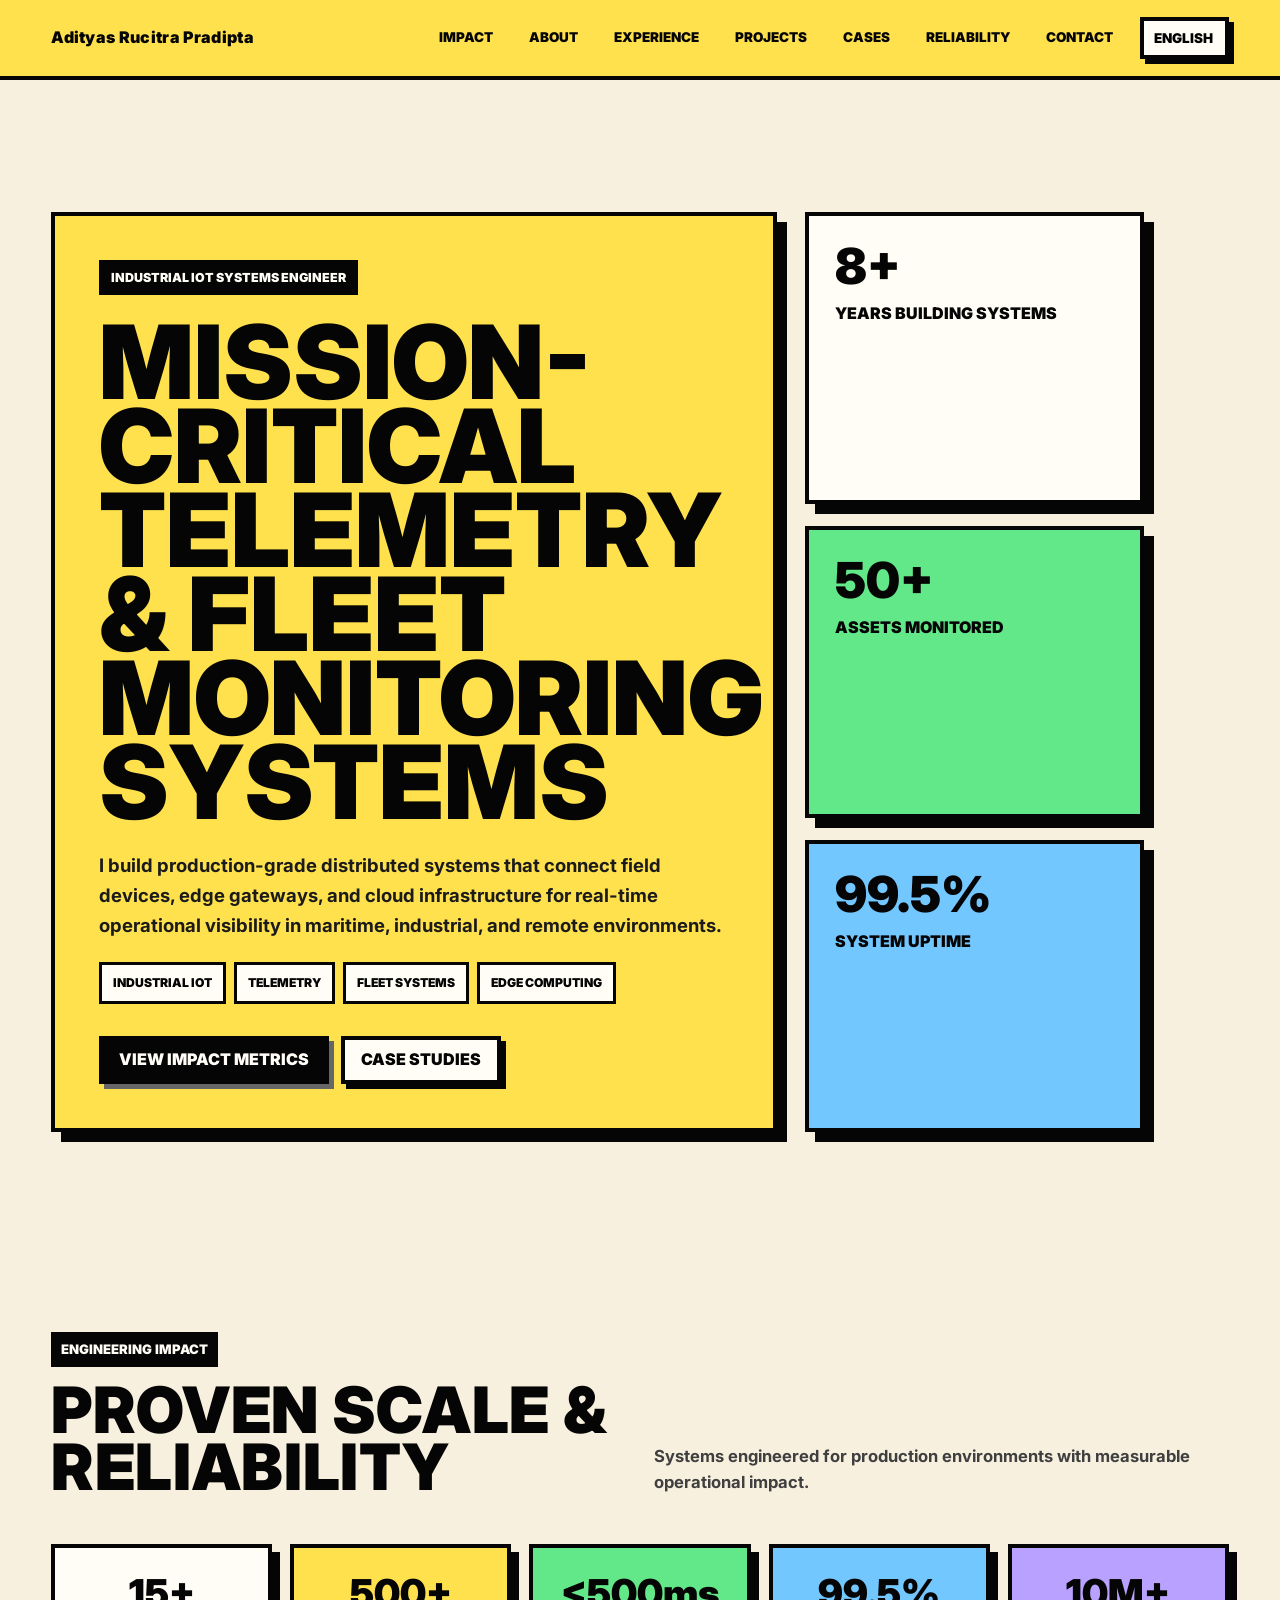
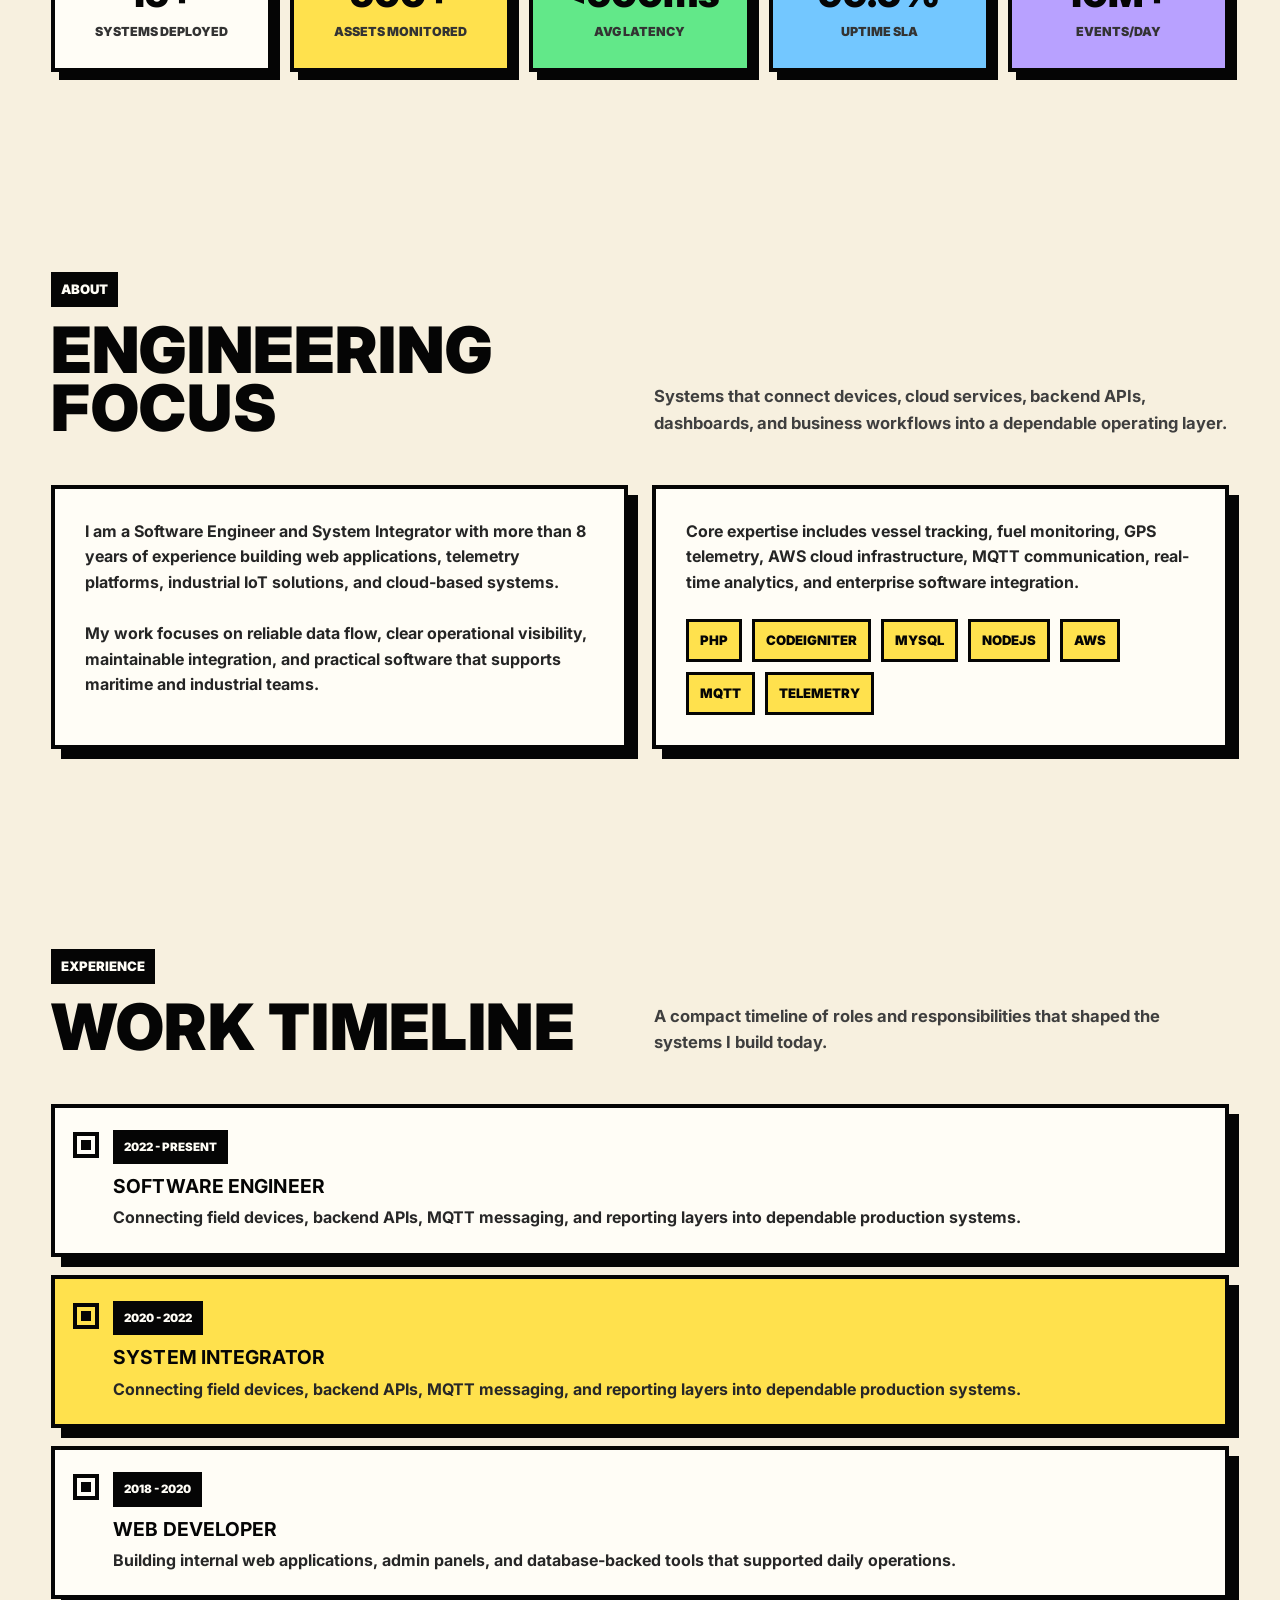
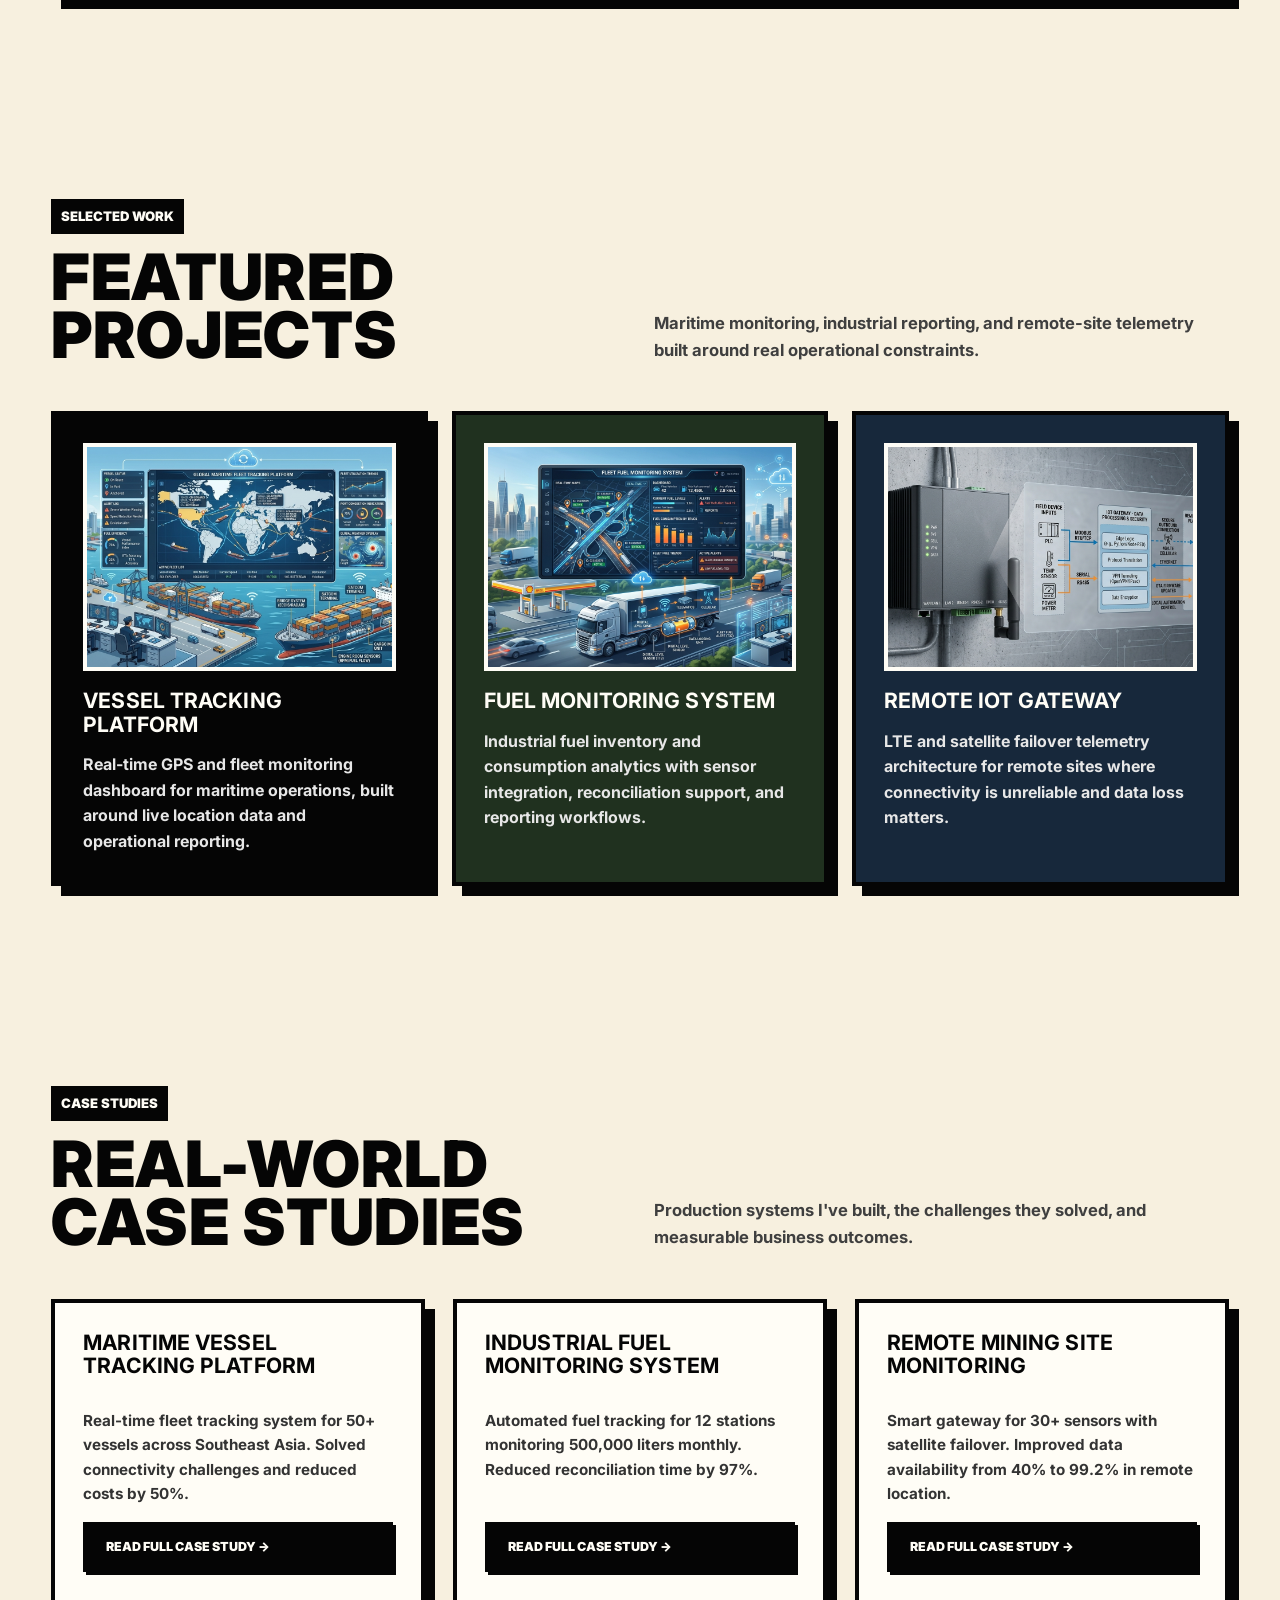
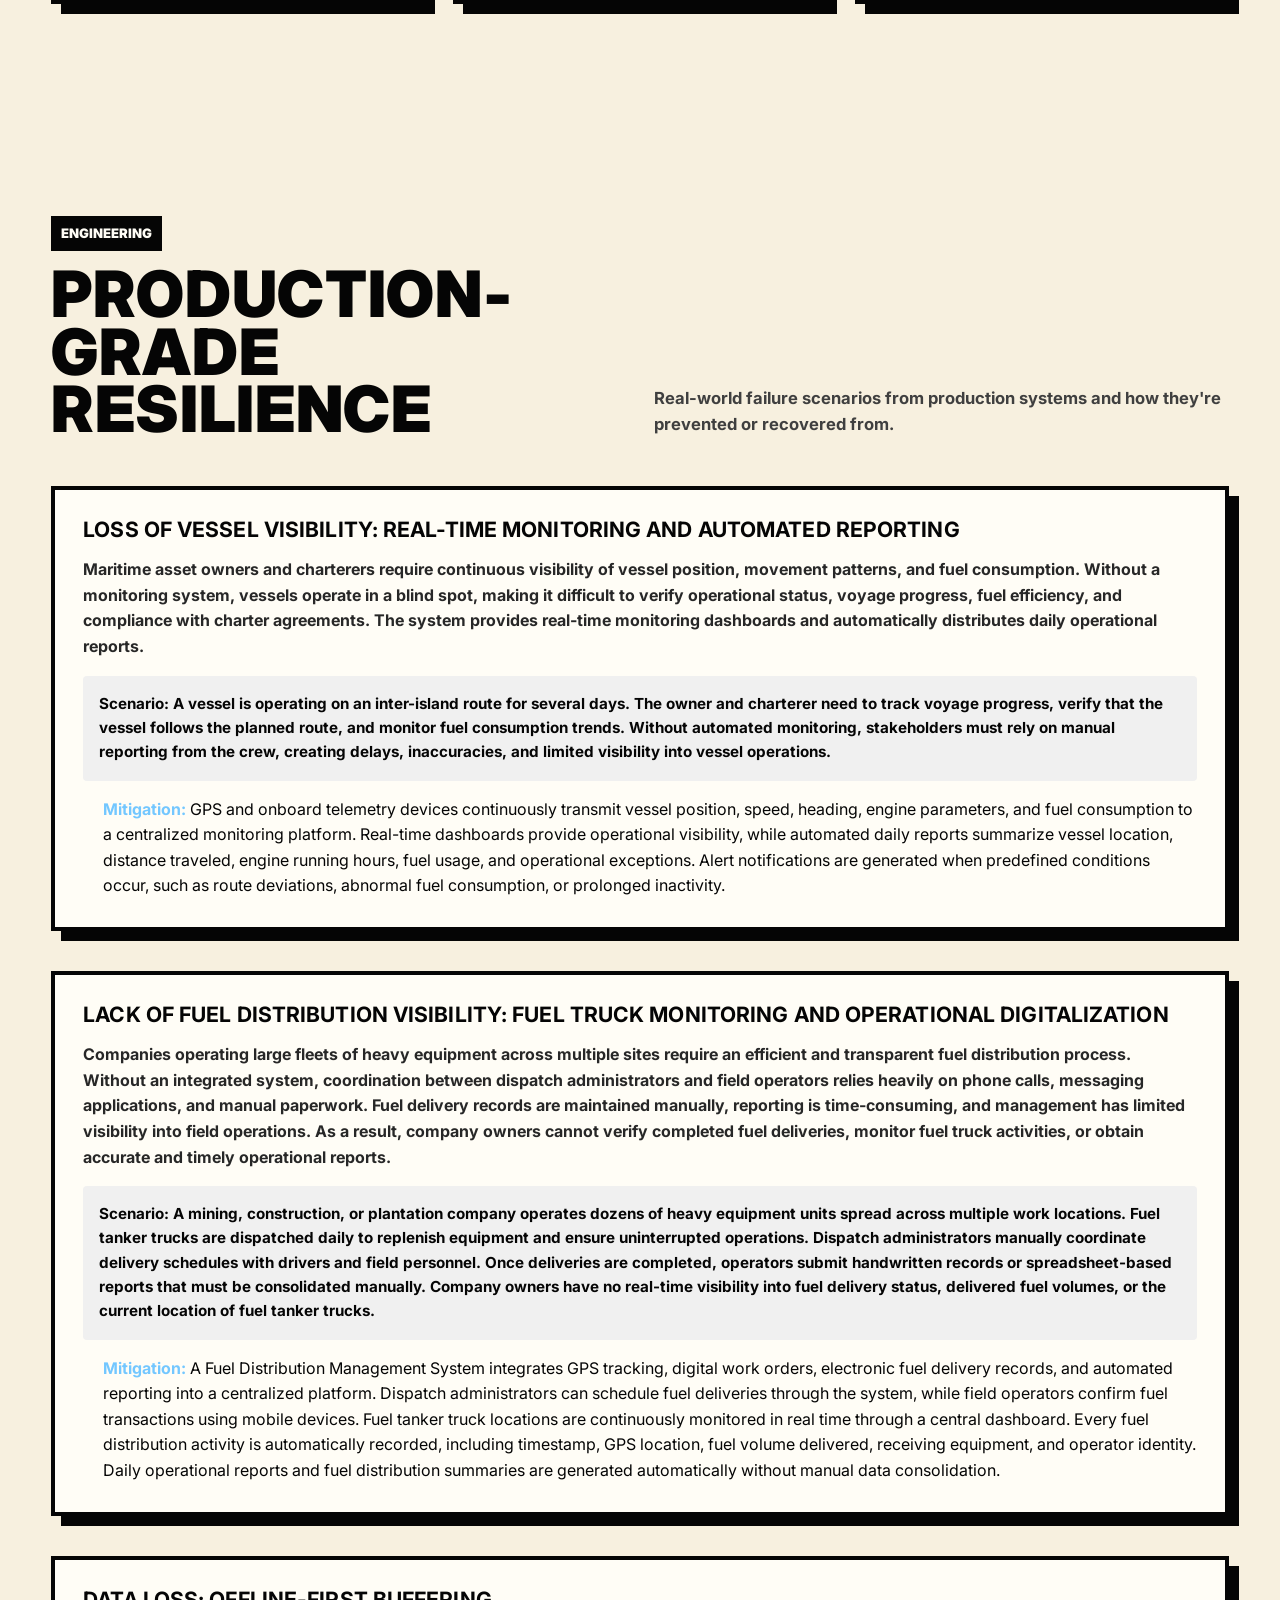
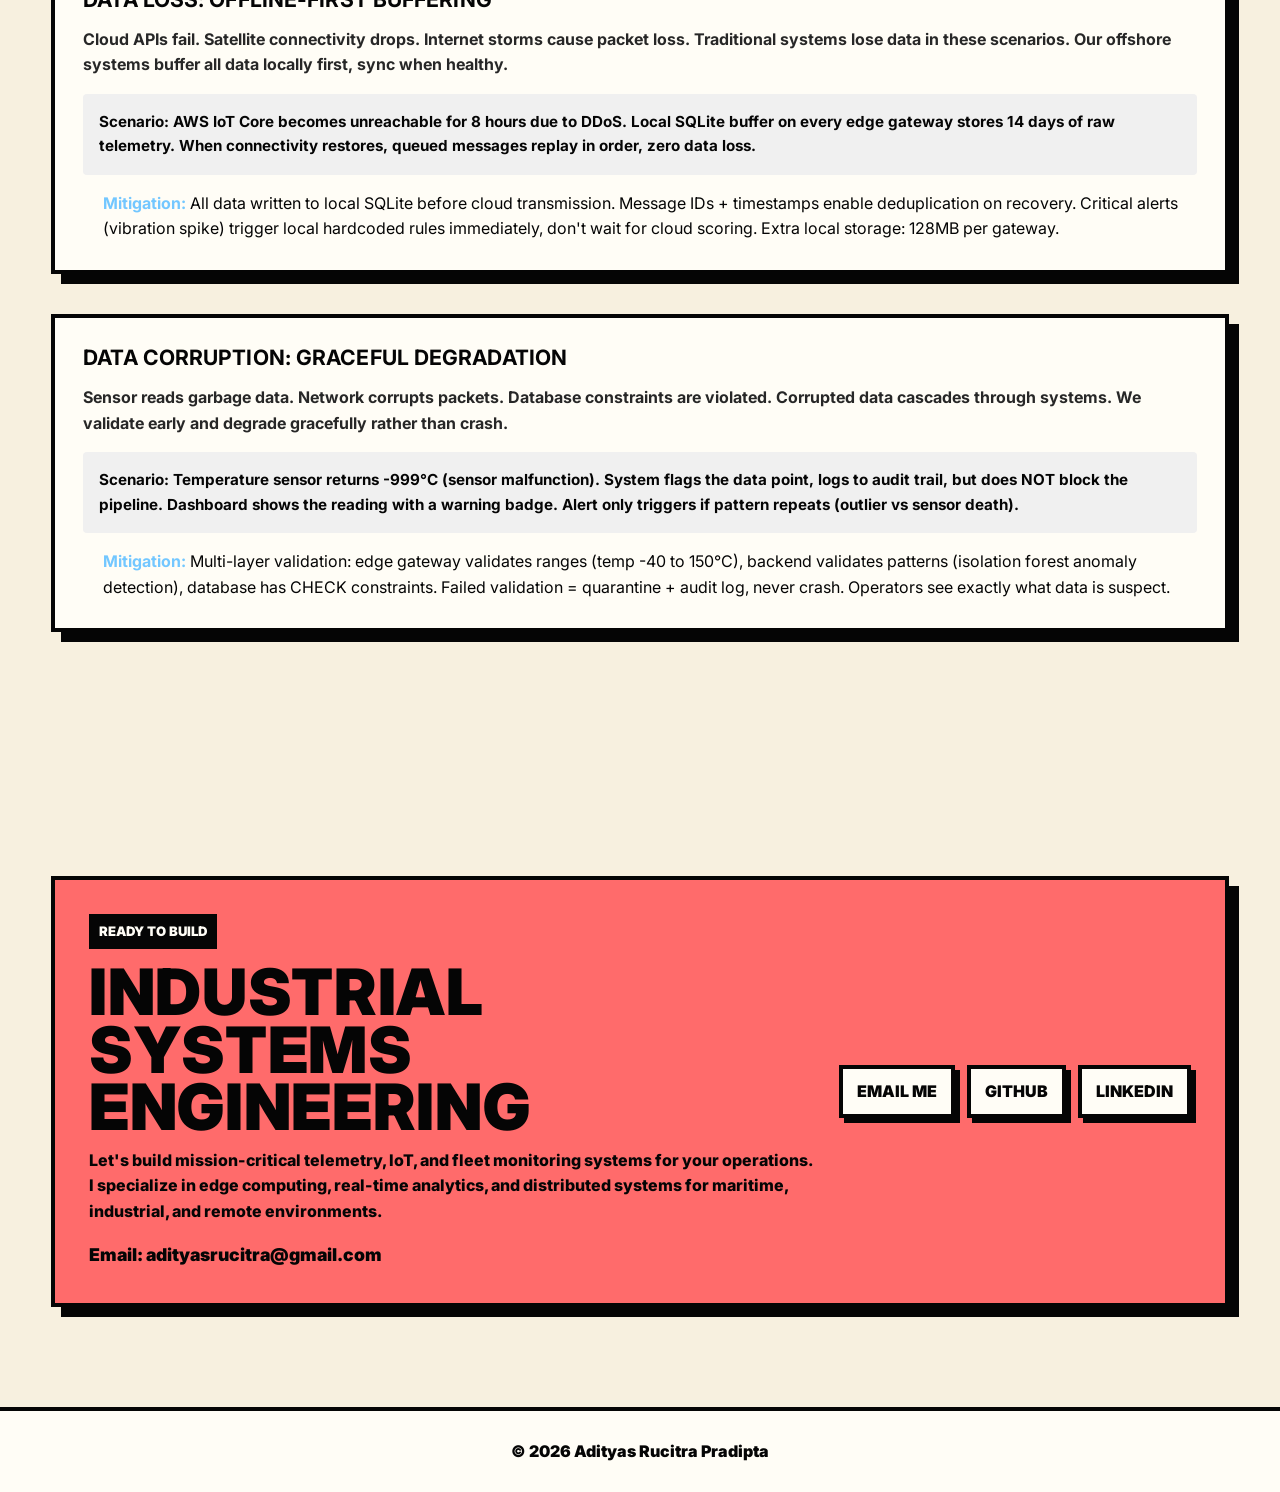
<file: index.html>
<!DOCTYPE html>
<html lang="en">
<head>
  <meta charset="UTF-8">
  <meta name="viewport" content="width=device-width, initial-scale=1.0, viewport-fit=cover">
  <title>Adityas Rucitra Pradipta | Software Engineer</title>
  <meta name="description" content="Software Engineer and System Integrator building telemetry, IoT, vessel monitoring, cloud infrastructure, and industrial automation systems.">
  <meta property="og:title" content="Adityas Rucitra Pradipta | Software Engineer">
  <meta property="og:description" content="Software Engineer and System Integrator building telemetry, IoT, vessel monitoring, cloud infrastructure, and industrial automation systems.">
  <link rel="preconnect" href="https://fonts.googleapis.com">
  <link rel="preconnect" href="https://fonts.gstatic.com" crossorigin>
  <link href="https://fonts.googleapis.com/css2?family=Inter:wght@500;700;800;900&display=swap" rel="stylesheet">
  <link rel="stylesheet" href="assets/css/styles.css">
</head>
<body>
  <nav class="nav" aria-label="Primary navigation" data-i18n-aria-label="navAria">
    <div class="container">
      <a class="brand" href="#">Adityas Rucitra Pradipta</a>
      <div class="nav-actions">        
        <div class="nav-links">
          <a href="#impact" data-i18n="navImpact">Impact</a>
          <a href="#about" data-i18n="navAbout">About</a>
          <a href="#experience" data-i18n="navExperience">Experience</a>
          <a href="#projects" data-i18n="navProjects">Projects</a>
          <a href="#cases" data-i18n="navCases">Cases</a>
          <a href="#reliability" data-i18n="navReliability">Reliability</a>
          <a href="#contact" data-i18n="navContact">Contact</a>
        </div>
        <select class="locale-select" id="localeSelect" aria-label="Select language" data-i18n-aria-label="localeSelect">
          <option value="en">English</option>
          <option value="id">Bahasa</option>
        </select>
      </div>
    </div>
  </nav>

  <main>
    <section class="hero">
      <div class="container">
        <div class="hero-grid">
          <div class="hero-main neo">
            <div>
              <p class="eyebrow" data-i18n="heroEyebrow">Industrial IoT Systems Engineer</p>
              <h1>Mission-Critical Telemetry & Fleet Monitoring Systems</h1>
              <p class="lead" data-i18n="heroLead">I build production-grade distributed systems that connect field devices, edge gateways, and cloud infrastructure for real-time operational visibility in maritime, industrial, and remote environments.</p>
              <div class="hero-tags" style="margin-top:22px;display:flex;flex-wrap:wrap;gap:8px;">
                <span class="hero-tag" data-i18n="tagIoT">Industrial IoT</span>
                <span class="hero-tag" data-i18n="tagTelemetry">Telemetry</span>
                <span class="hero-tag" data-i18n="tagFleet">Fleet Systems</span>
                <span class="hero-tag" data-i18n="tagEdge">Edge Computing</span>
              </div>
            </div>
            <div class="actions">
              <a class="button dark" href="#impact" data-i18n="heroCta">View Impact Metrics</a>
              <a class="button" href="#cases" data-i18n="heroWork">Case Studies</a>
            </div>
          </div>
          <aside class="hero-side" aria-label="Professional highlights" data-i18n-aria-label="highlightsAria">
            <div class="stat neo"><strong>8+</strong><span data-i18n="statExperience">Years Building Systems</span></div>
            <div class="stat neo"><strong>50+</strong><span data-i18n="statDevices">Assets Monitored</span></div>
            <div class="stat neo"><strong>99.5%</strong><span data-i18n="statUptime">System Uptime</span></div>
          </aside>
        </div>
      </div>
    </section>

    <section id="impact">
      <div class="container">
        <div class="title-row">
          <div><span class="label" data-i18n="impactLabel">Engineering Impact</span><h2 class="title" data-i18n="impactTitle">Proven Scale & Reliability</h2></div>
          <p class="section-copy" data-i18n="impactIntro">Systems engineered for production environments with measurable operational impact.</p>
        </div>
        <div class="impact-metrics">
          <div class="metric-card neo">
            <span class="metric-value" data-i18n="metricSystems">15+</span>
            <span class="metric-label" data-i18n="metricSystemsLabel">Systems Deployed</span>
          </div>
          <div class="metric-card neo">
            <span class="metric-value" data-i18n="metricAssets">500+</span>
            <span class="metric-label" data-i18n="metricAssetsLabel">Assets Monitored</span>
          </div>
          <div class="metric-card neo">
            <span class="metric-value" data-i18n="metricLatency">&lt;500ms</span>
            <span class="metric-label" data-i18n="metricLatencyLabel">Avg Latency</span>
          </div>
          <div class="metric-card neo">
            <span class="metric-value" data-i18n="metricUptime">99.5%</span>
            <span class="metric-label" data-i18n="metricUptimeLabel">Uptime SLA</span>
          </div>
          <div class="metric-card neo">
            <span class="metric-value" data-i18n="metricThroughput">10M+</span>
            <span class="metric-label" data-i18n="metricThroughputLabel">Events/Day</span>
          </div>
        </div>
      </div>
    </section>

    <section id="about">
      <div class="container">
        <div class="title-row">
          <div><span class="label" data-i18n="aboutLabel">About</span><h2 class="title" data-i18n="aboutTitle">Engineering Focus</h2></div>
          <p class="section-copy" data-i18n="aboutIntro">Systems that connect devices, cloud services, backend APIs, dashboards, and business workflows into a dependable operating layer.</p>
        </div>
        <div class="about-grid">
          <div class="card neo">
            <p data-i18n="aboutP1">I am a Software Engineer and System Integrator with more than 8 years of experience building web applications, telemetry platforms, industrial IoT solutions, and cloud-based systems.</p>
            <br>
            <p data-i18n="aboutP2">My work focuses on reliable data flow, clear operational visibility, maintainable integration, and practical software that supports maritime and industrial teams.</p>
          </div>
          <div class="card neo">
            <p data-i18n="aboutP3">Core expertise includes vessel tracking, fuel monitoring, GPS telemetry, AWS cloud infrastructure, MQTT communication, real-time analytics, and enterprise software integration.</p>
            <div class="tags">
              <span class="tag">PHP</span><span class="tag">CodeIgniter</span><span class="tag">MySQL</span><span class="tag">NodeJS</span><span class="tag">AWS</span><span class="tag">MQTT</span><span class="tag">Telemetry</span>
            </div>
          </div>
        </div>
      </div>
    </section>

    <section id="experience">
      <div class="container">
        <div class="title-row">
          <div><span class="label" data-i18n="experienceLabel">Experience</span><h2 class="title" data-i18n="experienceTitle">Work Timeline</h2></div>
          <p class="section-copy" data-i18n="experienceIntro">A compact timeline of roles and responsibilities that shaped the systems I build today.</p>
        </div>
        <div class="timeline">
          <article class="timeline-item neo">
            <div class="timeline-marker" aria-hidden="true"></div>
            <div>
              <span class="timeline-meta" data-i18n="timeline3Meta">2023 - Present</span>
              <h3 data-i18n="timeline4Title">Software Engineer</h3>
              <p data-i18n="timeline3Body">Building telemetry platforms, industrial dashboards, cloud services, and workflow automation for operational teams.</p>
            </div>
          </article>
          <article class="timeline-item neo">
            <div class="timeline-marker" aria-hidden="true"></div>
            <div>
              <span class="timeline-meta" data-i18n="timeline2Meta">2020 - 2022</span>
              <h3 data-i18n="timeline3Title">System Integrator</h3>
              <p data-i18n="timeline3Body">Connecting field devices, backend APIs, MQTT messaging, and reporting layers into dependable production systems.</p>
            </div>
          </article>
          <article class="timeline-item neo">
            <div class="timeline-marker" aria-hidden="true"></div>
            <div>
              <span class="timeline-meta" data-i18n="timeline1Meta">2018 - 2020</span>
              <h3 data-i18n="timeline1Title">Web Developer</h3>
              <p data-i18n="timeline1Body">Building internal web applications, admin panels, and database-backed tools that supported daily operations.</p>
            </div>
          </article>
        </div>
      </div>
    </section>

    <section id="projects">
      <div class="container">
        <div class="title-row">
          <div><span class="label" data-i18n="projectsLabel">Selected Work</span><h2 class="title" data-i18n="projectsTitle">Featured Projects</h2></div>
          <p class="section-copy" data-i18n="projectsIntro">Maritime monitoring, industrial reporting, and remote-site telemetry built around real operational constraints.</p>
        </div>
        <div class="grid">
          <article class="project neo">
            <div class="project-media">
              <a href="assets/images/project-1.png" target="_blank" rel="noopener">
                <img src="assets/images/project-1.png" alt="Screenshot of Vessel Tracking Platform">
              </a>
            </div>
            <h3 data-i18n="project1Title">Vessel Tracking Platform</h3><p data-i18n="project1Body">Real-time GPS and fleet monitoring dashboard for maritime operations, built around live location data and operational reporting.</p>
          </article>
          <article class="project neo">
            <div class="project-media">
              <a href="assets/images/project-2.png" target="_blank" rel="noopener">
                <img src="assets/images/project-2.png" alt="Screenshot of Fuel Monitoring System">
              </a>
            </div>
            <h3 data-i18n="project2Title">Fuel Monitoring System</h3><p data-i18n="project2Body">Industrial fuel inventory and consumption analytics with sensor integration, reconciliation support, and reporting workflows.</p>
          </article>
          <article class="project neo">
            <div class="project-media">
              <a href="assets/images/project-3.png" target="_blank" rel="noopener">
                <img src="assets/images/project-3.png" alt="Screenshot of Remote IoT Gateway">
              </a>
            </div>
            <h3 data-i18n="project3Title">Remote IoT Gateway</h3><p data-i18n="project3Body">LTE and satellite failover telemetry architecture for remote sites where connectivity is unreliable and data loss matters.</p>
          </article>
        </div>
      </div>
    </section>

    <section id="cases">
      <div class="container">
        <div class="title-row">
          <div><span class="label" data-i18n="casesLabel">Case Studies</span><h2 class="title" data-i18n="casesTitle">Real-World Case Studies</h2></div>
          <p class="section-copy" data-i18n="casesIntro">Production systems I've built, the challenges they solved, and measurable business outcomes.</p>
        </div>
        <div style="display:grid;grid-template-columns:repeat(auto-fit,minmax(320px,1fr));gap:28px;">
          <article class="case neo case-card" onclick="openCaseModal('case1')">
            <h3 data-i18n="case1Title">Maritime Vessel Tracking Platform</h3>
            <p class="case-brief" data-i18n="case1Brief">Real-time fleet tracking system for 50+ vessels across Southeast Asia. Solved connectivity challenges and reduced costs by 50%.</p>
            <span class="read-more" data-i18n="readMore">Read Full Case Study →</span>
          </article>

          <article class="case neo case-card" onclick="openCaseModal('case2')">
            <h3 data-i18n="case2Title">Industrial Fuel Monitoring System</h3>
            <p class="case-brief" data-i18n="case2Brief">Automated fuel tracking for 12 stations monitoring 500,000 liters monthly. Reduced reconciliation time by 97%.</p>
            <span class="read-more" data-i18n="readMore">Read Full Case Study →</span>
          </article>

          <article class="case neo case-card" onclick="openCaseModal('case3')">
            <h3 data-i18n="case3Title">Remote Mining Site Monitoring</h3>
            <p class="case-brief" data-i18n="case3Brief">Smart gateway for 30+ sensors with satellite failover. Improved data availability from 40% to 99.2% in remote location.</p>
            <span class="read-more" data-i18n="readMore">Read Full Case Study →</span>
          </article>
        </div>

        <!-- Modal Structure -->
        <div id="caseModal" class="modal-overlay" onclick="closeCaseModal(event)">
          <div class="modal-content" onclick="event.stopPropagation()">
            <div class="modal-header">
              <h2 id="modalTitle">Case Study Title</h2>
              <button class="modal-close" onclick="closeCaseModal()" aria-label="Close modal">×</button>
            </div>
            <div class="modal-body" id="modalBody">
              <!-- Content populated by JavaScript -->
            </div>
          </div>
        </div>
      </div>
    </section>

    <section id="reliability">
      <div class="container">
        <div class="title-row">
          <div><span class="label" data-i18n="reliabilityLabel">Engineering</span><h2 class="title" data-i18n="reliabilityTitle">Production-Grade Resilience</h2></div>
          <p class="section-copy" data-i18n="reliabilityIntro">Real-world failure scenarios from production systems and how they're prevented or recovered from.</p>
        </div>
        <div style="display:grid;gap:28px;">
          <article class="case neo">
            <h3 data-i18n="reliabilityStory1Title">Loss of Vessel Visibility: Real-Time Monitoring and Automated Reporting</h3>
            <p data-i18n="reliabilityStory1Desc">Maritime asset owners and charterers require continuous visibility of vessel position, movement patterns, and fuel consumption. Without a monitoring system, vessels operate in a blind spot, making it difficult to verify operational status, voyage progress, fuel efficiency, and compliance with charter agreements. The system provides real-time monitoring dashboards and automatically distributes daily operational reports.</p>
            <div class="scenario" data-i18n="reliabilityStory1Scenario"><strong>Scenario:</strong> A vessel is operating on an inter-island route for several days. The owner and charterer need to track voyage progress, verify that the vessel follows the planned route, and monitor fuel consumption trends. Without automated monitoring, stakeholders must rely on manual reporting from the crew, creating delays, inaccuracies, and limited visibility into vessel operations.</div>
            <div class="mitigation"><strong data-i18n="mitigation">Mitigation:</strong> <span data-i18n="reliabilityStory1Mit">GPS and onboard telemetry devices continuously transmit vessel position, speed, heading, engine parameters, and fuel consumption to a centralized monitoring platform. Real-time dashboards provide operational visibility, while automated daily reports summarize vessel location, distance traveled, engine running hours, fuel usage, and operational exceptions. Alert notifications are generated when predefined conditions occur, such as route deviations, abnormal fuel consumption, or prolonged inactivity.</span></div>
          </article>

          <article class="case neo">
            <h3 data-i18n="reliabilityStory2Title">Device Failure: Edge Gateway Redundancy</h3>
            <p data-i18n="reliabilityStory2Desc">A single gateway in a remote mining site collects data from 30+ sensors. If the gateway crashes, all telemetry is lost. We deploy dual gateways with automatic failover using VRRP protocol (Virtual Router Redundancy).</p>
            <div class="scenario" data-i18n="reliabilityStory2Scenario"><strong>Scenario:</strong> Primary gateway power-fails during heavy rain. Backup gateway detects missing heartbeat within 3 seconds and takes over. Sensors switch to backup gateway automatically via ARP announcement.</div>
            <div class="mitigation"><strong data-i18n="mitigation">Mitigation:</strong> <span data-i18n="reliabilityStory2Mit">Dual NUC setup with shared NAS storage (24h local buffering). UPS provides 4-hour hold time for graceful degradation. Total cost: ~$2k extra, but eliminates single point of failure for mission-critical monitoring.</span></div>
          </article>

          <article class="case neo">
            <h3 data-i18n="reliabilityStory3Title">Data Loss: Offline-First Buffering</h3>
            <p data-i18n="reliabilityStory3Desc">Cloud APIs fail. Satellite connectivity drops. Internet storms cause packet loss. Traditional systems lose data in these scenarios. Our offshore systems buffer all data locally first, sync when healthy.</p>
            <div class="scenario" data-i18n="reliabilityStory3Scenario"><strong>Scenario:</strong> AWS IoT Core becomes unreachable for 8 hours due to DDoS. Local SQLite buffer on every edge gateway stores 14 days of raw telemetry. When connectivity restores, queued messages replay in order, zero data loss.</div>
            <div class="mitigation"><strong data-i18n="mitigation">Mitigation:</strong> <span data-i18n="reliabilityStory3Mit">All data written to local SQLite before cloud transmission. Message IDs + timestamps enable deduplication on recovery. Critical alerts (vibration spike) trigger local hardcoded rules immediately, don't wait for cloud scoring. Extra local storage: 128MB per gateway.</span></div>
          </article>

          <article class="case neo">
            <h3 data-i18n="reliabilityStory4Title">Data Corruption: Graceful Degradation</h3>
            <p data-i18n="reliabilityStory4Desc">Sensor reads garbage data. Network corrupts packets. Database constraints are violated. Corrupted data cascades through systems. We validate early and degrade gracefully rather than crash.</p>
            <div class="scenario" data-i18n="reliabilityStory4Scenario"><strong>Scenario:</strong> Temperature sensor returns -999°C (sensor malfunction). System flags the data point, logs to audit trail, but does NOT block the pipeline. Dashboard shows the reading with a warning badge. Alert only triggers if pattern repeats (outlier vs sensor death).</div>
            <div class="mitigation"><strong data-i18n="mitigation">Mitigation:</strong> <span data-i18n="reliabilityStory4Mit">Multi-layer validation: edge gateway validates ranges (temp -40 to 150°C), backend validates patterns (isolation forest anomaly detection), database has CHECK constraints. Failed validation = quarantine + audit log, never crash. Operators see exactly what data is suspect.</span></div>
          </article>
        </div>
      </div>
    </section>

    <section id="contact">
      <div class="container">
        <div class="contact neo">
          <div>
            <span class="label" data-i18n="contactLabel">Ready to Build</span>
            <h2 class="title" data-i18n="contactTitle">Industrial Systems Engineering</h2>
            <p data-i18n="contactBody">Let's build mission-critical telemetry, IoT, and fleet monitoring systems for your operations. I specialize in edge computing, real-time analytics, and distributed systems for maritime, industrial, and remote environments.</p>
            <p style="margin-top:16px;font-weight:900;font-size:1.1rem;" data-i18n="contactDirectEmail">Email: adityasrucitra@gmail.com</p>
          </div>
          <div class="socials">
            <a class="social" href="mailto:adityasrucitra@gmail.com?subject=Industrial%20IoT%20Systems%20Inquiry" aria-label="Send email" data-i18n="contactEmail" data-i18n-aria-label="emailAria">Email Me</a>
            <a class="social" href="https://github.com/adityasrucitra" aria-label="GitHub profile" data-i18n-aria-label="githubAria">GitHub</a>
            <a class="social" href="https://linkedin.com/in/adityasrucitra" aria-label="LinkedIn profile" data-i18n-aria-label="linkedinAria">LinkedIn</a>
          </div>
        </div>
      </div>
    </section>
  </main>

  <footer data-i18n="footer">&copy; 2026 Adityas Rucitra Pradipta</footer>

  <script>
    const translations = {
      en: {
        navAria: "Primary navigation",
        localeSelect: "Select language",
        navAbout: "About",
        navImpact: "Impact",
        navExperience: "Experience",
        navProjects: "Projects",
        navCases: "Cases",
        navReliability: "Reliability",
        navArchitecture: "Architecture",
        navProof: "Proof",
        navContact: "Contact",
        heroEyebrow: "Industrial IoT Systems Engineer",
        heroLead: "I build production-grade distributed systems that connect field devices, edge gateways, and cloud infrastructure for real-time operational visibility in maritime, industrial, and remote environments.",
        heroCta: "View Impact Metrics",
        heroWork: "Case Studies",
        tagIoT: "Industrial IoT",
        tagTelemetry: "Telemetry",
        tagFleet: "Fleet Systems",
        tagEdge: "Edge Computing",
        highlightsAria: "Professional highlights",
        statExperience: "Years Building Systems",
        statDevices: "Assets Monitored",
        statUptime: "System Uptime",
        impactLabel: "Engineering Impact",
        impactTitle: "Proven Scale & Reliability",
        impactIntro: "Systems engineered for production environments with measurable operational impact.",
        metricSystems: "15+",
        metricSystemsLabel: "Systems Deployed",
        metricAssets: "500+",
        metricAssetsLabel: "Assets Monitored",
        metricLatency: "<500ms",
        metricLatencyLabel: "Avg Latency",
        metricUptime: "99.5%",
        metricUptimeLabel: "Uptime SLA",
        metricThroughput: "10M+",
        metricThroughputLabel: "Events/Day",
        aboutLabel: "About",
        aboutTitle: "Engineering Focus",
        aboutIntro: "Systems that connect devices, cloud services, backend APIs, dashboards, and business workflows into a dependable operating layer.",
        aboutP1: "I am a Software Engineer and System Integrator with more than 8 years of experience building web applications, telemetry platforms, industrial IoT solutions, and cloud-based systems.",
        aboutP2: "My work focuses on reliable data flow, clear operational visibility, maintainable integration, and practical software that supports maritime and industrial teams.",
        aboutP3: "Core expertise includes vessel tracking, fuel monitoring, GPS telemetry, AWS cloud infrastructure, MQTT communication, real-time analytics, and enterprise software integration.",
        experienceLabel: "Experience",
        experienceTitle: "Work Timeline",
        experienceIntro: "A compact timeline of roles and responsibilities that shaped the systems I build today.",
        timeline4Meta: "2023 - Present",
        timeline4Title: "Software Engineer",
        timeline4Body: "Building telemetry platforms, industrial dashboards, cloud services, and workflow automation for operational teams.",
        timeline3Meta: "2022 - Present",
        timeline3Title: "System Integrator",
        timeline3Body: "Connecting field devices, backend APIs, MQTT messaging, and reporting layers into dependable production systems.",
        timeline2Meta: "2020 - 2022",
        timeline2Title: "IoT Developer",
        timeline2Body: "Developing remote monitoring and data collection systems for vessel tracking, fuel monitoring, and industrial telemetry.",
        timeline1Meta: "2018 - 2020",
        timeline1Title: "Web Developer",
        timeline1Body: "Building internal web applications, admin panels, and database-backed tools that supported daily operations.",
        projectsLabel: "Selected Work",
        projectsTitle: "Featured Projects",
        projectsIntro: "Maritime monitoring, industrial reporting, and remote-site telemetry built around real operational constraints.",
        project1Title: "Vessel Tracking Platform",
        project1Body: "Real-time GPS and fleet monitoring dashboard for maritime operations, built around live location data and operational reporting.",
        project2Title: "Fuel Monitoring System",
        project2Body: "Industrial fuel inventory and consumption analytics with sensor integration, reconciliation support, and reporting workflows.",
        project3Title: "Remote IoT Gateway",
        project3Body: "LTE and satellite failover telemetry architecture for remote sites where connectivity is unreliable and data loss matters.",
        casesLabel: "Case Studies",
        casesTitle: "Real-World Case Studies",
        casesIntro: "Production systems I've built, the challenges they solved, and measurable business outcomes.",
        readMore: "Read Full Case Study →",
        case1Brief: "Real-time fleet tracking system for 50+ vessels across Southeast Asia. Solved connectivity challenges and reduced costs by 50%.",
        case2Brief: "Automated fuel tracking for 12 stations monitoring 500,000 liters monthly. Reduced reconciliation time by 97%.",
        case3Brief: "Smart gateway for 30+ sensors with satellite failover. Improved data availability from 40% to 99.2% in remote location.",
        caseChallenge: "Challenge",
        caseSolution: "Solution",
        caseResults: "Results",
        case1Title: "Maritime Vessel Tracking Platform",
        case1Challenge: "Maritime company with 50+ vessels needed real-time tracking across Southeast Asia. Existing satellite system was expensive ($150/vessel/month), slow (30-min delays), and lost data during network outages.",
        case1Solution: "Built cloud-connected tracking system with local data buffering. Vessels automatically sync position, fuel, and engine data when connected. Dashboard shows live fleet status on interactive map.",
        case1Result1: "<strong>99.7% uptime</strong> — Zero data loss over 18 months",
        case1Result2: "<strong>8% fuel savings</strong> — Better routing based on real-time data",
        case1Result3: "<strong>50% cost reduction</strong> — From $150 to $75 per vessel monthly",
        case1Result4: "<strong>Real-time updates</strong> — 15-minute refresh vs 30-minute delays",
        case2Title: "Industrial Fuel Monitoring System",
        case2Challenge: "Fleet operator with 12 fueling stations spent 1 week monthly reconciling 500,000 liters of fuel data. Manual tracking had ±5% errors and couldn't detect theft or leaks until month-end.",
        case2Solution: "Installed wireless sensors at fuel stations to automatically track consumption. System alerts managers to unusual patterns (theft, leaks, calibration issues) in real-time and generates reconciliation reports automatically.",
        case2Result1: "<strong>97% faster reporting</strong> — 1 week reduced to 2 hours",
        case2Result2: "<strong>Stopped 2 major thefts</strong> — 1,000L total prevented",
        case2Result3: "<strong><0.3% variance</strong> — Down from ±5% error rate",
        case2Result4: "<strong>3% fuel savings</strong> — Identified maintenance issues early",
        case3Title: "Remote Mining Site Monitoring",
        case3Challenge: "Mining site in remote Indonesia had 30+ sensors but unreliable internet (40% uptime). Equipment failures went undetected for 24-48 hours. Engineers collected data manually via USB drives.",
        case3Solution: "Deployed smart gateway that stores data locally and automatically syncs to cloud when internet available. System switches between cellular and satellite connections. Critical alerts (overheating, vibration spikes) trigger immediately on-site.",
        case3Result1: "<strong>99.2% data availability</strong> — Up from 40% manual collection",
        case3Result2: "<strong>Prevented 3 failures</strong> — Early vibration detection saved equipment",
        case3Result3: "<strong>93% faster alerts</strong> — 15 minutes vs 24-hour delays",
        case3Result4: "<strong>40% fewer site visits</strong> — Remote troubleshooting enabled",
        techLabel: "Architecture",
        techTitle: "",
        techIntro: "How we choose between competing technologies based on operational constraints.",
        techMQTT: "MQTT Over HTTP Polling",
        techMQTTBody: "For real-time IoT telemetry from resource-constrained devices, MQTT (publish-subscribe) provides persistent connections, QoS guarantees (at-least-once delivery), and automatic message queuing during network outages. HTTP polling requires the device to repeatedly ask for updates, consuming 5–10x more bandwidth and processing power. Trade-off: MQTT requires a broker (AWS IoT Core), but eliminates the complexity of managing reconnection logic on each device.",
        techAWSIoT: "AWS IoT Core vs Self-Hosted MQTT Broker",
        techAWSIoTBody: "Self-hosted brokers (Mosquitto, HiveMQ) offer full control but require: infrastructure scaling, certificate management, DDoS protection, and 24/7 monitoring. AWS IoT Core is a managed service with: built-in device authentication (X.509), automatic scaling to millions of connections, lifecycle management, and rule engine for filtering/routing. For mission-critical maritime systems, the managed service eliminates operational burden. Cost: ~$0.04 per million MQTT messages vs ~$500/month for self-hosted infrastructure.",
        techTimeseries: "TimescaleDB Over Traditional MySQL",
        techTimeseriesBody: "Time-series data (vessel positions, sensor readings) has different query patterns than transactional data: append-heavy, rarely updated, and optimized for range queries. TimescaleDB (PostgreSQL extension) compresses time-series data 10–15x better than row-oriented storage, and range queries (e.g., \"all position points in the last 24 hours\") are 5–100x faster. Trade-off: TimescaleDB is specialized; we use PostgreSQL for operational data (user accounts, transactions) and TimescaleDB for analytics.",
        techEdgeProcessing: "Edge Processing vs Cloud-Only",
        techEdgeBody: "Cloud-only processing requires all raw sensor data to reach the cloud, which in remote environments means massive bandwidth usage (500MB+ per site per day). Edge processing (local aggregation) reduces this to 5–10% of the original size through: minute-level rolling averages, anomaly detection (outlier rejection), and delta encoding (only send changed values). Critical alerts (vibration spike, temperature exceeding threshold) trigger immediately on-edge without waiting for cloud round-trip. Trade-off: Increased device complexity, but massive bandwidth savings and lower operational cost.",
        techLoRaWAN: "LoRaWAN Over WiFi/LTE",
        techLoRaWANBody: "For stationary industrial sensors at geographically dispersed sites, LoRaWAN (Long Range Wide Area Network) provides: 10km+ range, low power consumption (battery life: years), and per-gateway cost (~$300/unit). WiFi requires each sensor to be within 50m and managed individually. LTE requires cellular coverage (often unavailable in remote areas) and monthly per-device connectivity fees. LoRaWAN aggregates multiple sensors through one gateway, reducing infrastructure cost and operational complexity. Trade-off: Lower bandwidth (best for periodic readings, not streaming).",
        techCompression: "Compression & Delta Encoding",
        techCompressionBody: "Transmitting raw sensor samples every 10 seconds from 30 sensors = 2.6GB per day. Aggregating to 1-minute rolling averages (min/max/mean) reduces this to 26MB. Adding delta encoding (only transmit values that changed >threshold) reduces further to 5MB. For satellite connectivity ($500/10GB overage), this difference is operational necessity: 26MB/day is $13/month; 5MB/day is $2/month. Trade-off: Slight data loss on non-critical metrics (e.g., fuel level that didn't change), but critical metrics (vibration, temperature) are never delta-encoded.",
        techOfflineFirst: "Offline-First Architecture",
        techOfflineFirstBody: "Traditional systems fail when network is unavailable. Offline-first design: all data stored locally first, synced to cloud when connectivity available. Benefits: uninterrupted monitoring, zero data loss, and graceful degradation. Implementation: local SQLite buffer on gateway stores up to 14 days of telemetry; critical alerts trigger on-gateway rules (hardcoded thresholds); non-critical anomalies queued for cloud ML scoring when online. Trade-off: increased local storage (128MB per gateway) and added complexity, but ensures mission-critical systems never go blind.",
        reliabilityLabel: "Engineering",
        reliabilityTitle: "Production-Grade Resilience",
        reliabilityIntro: "Real-world failure scenarios from production systems and how they're prevented or recovered from.",
        
        reliabilityStory1Title: "Loss of Vessel Visibility: Real-Time Monitoring and Automated Reporting",
        reliabilityStory1Desc: "Maritime asset owners and charterers require continuous visibility of vessel position, movement patterns, and fuel consumption. Without a monitoring system, vessels operate in a blind spot, making it difficult to verify operational status, voyage progress, fuel efficiency, and compliance with charter agreements. The system provides real-time monitoring dashboards and automatically distributes daily operational reports.",
        reliabilityStory1Scenario: "<strong>Scenario:</strong> A vessel is operating on an inter-island route for several days. The owner and charterer need to track voyage progress, verify that the vessel follows the planned route, and monitor fuel consumption trends. Without automated monitoring, stakeholders must rely on manual reporting from the crew, creating delays, inaccuracies, and limited visibility into vessel operations.",
        reliabilityStory1Mit: "GPS and onboard telemetry devices continuously transmit vessel position, speed, heading, engine parameters, and fuel consumption to a centralized monitoring platform. Real-time dashboards provide operational visibility, while automated daily reports summarize vessel location, distance traveled, engine running hours, fuel usage, and operational exceptions. Alert notifications are generated when predefined conditions occur, such as route deviations, abnormal fuel consumption, or prolonged inactivity.",
        
        reliabilityStory2Title: "Lack of Fuel Distribution Visibility: Fuel Truck Monitoring and Operational Digitalization",
        reliabilityStory2Desc: "Companies operating large fleets of heavy equipment across multiple sites require an efficient and transparent fuel distribution process. Without an integrated system, coordination between dispatch administrators and field operators relies heavily on phone calls, messaging applications, and manual paperwork. Fuel delivery records are maintained manually, reporting is time-consuming, and management has limited visibility into field operations. As a result, company owners cannot verify completed fuel deliveries, monitor fuel truck activities, or obtain accurate and timely operational reports.",
        reliabilityStory2Scenario: "<strong>Scenario:</strong> A mining, construction, or plantation company operates dozens of heavy equipment units spread across multiple work locations. Fuel tanker trucks are dispatched daily to replenish equipment and ensure uninterrupted operations. Dispatch administrators manually coordinate delivery schedules with drivers and field personnel. Once deliveries are completed, operators submit handwritten records or spreadsheet-based reports that must be consolidated manually. Company owners have no real-time visibility into fuel delivery status, delivered fuel volumes, or the current location of fuel tanker trucks.",
        reliabilityStory2Mit: "A Fuel Distribution Management System integrates GPS tracking, digital work orders, electronic fuel delivery records, and automated reporting into a centralized platform. Dispatch administrators can schedule fuel deliveries through the system, while field operators confirm fuel transactions using mobile devices. Fuel tanker truck locations are continuously monitored in real time through a central dashboard. Every fuel distribution activity is automatically recorded, including timestamp, GPS location, fuel volume delivered, receiving equipment, and operator identity. Daily operational reports and fuel distribution summaries are generated automatically without manual data consolidation.",
        
        reliabilityStory3Title: "Data Loss: Offline-First Buffering",
        reliabilityStory3Desc: "Cloud APIs fail. Satellite connectivity drops. Internet storms cause packet loss. Traditional systems lose data in these scenarios. Our offshore systems buffer all data locally first, sync when healthy.",
        reliabilityStory3Scenario: "<strong>Scenario:</strong> AWS IoT Core becomes unreachable for 8 hours due to DDoS. Local SQLite buffer on every edge gateway stores 14 days of raw telemetry. When connectivity restores, queued messages replay in order, zero data loss.",
        reliabilityStory3Mit: "All data written to local SQLite before cloud transmission. Message IDs + timestamps enable deduplication on recovery. Critical alerts (vibration spike) trigger local hardcoded rules immediately, don't wait for cloud scoring. Extra local storage: 128MB per gateway.",
        reliabilityStory4Title: "Data Corruption: Graceful Degradation",
        reliabilityStory4Desc: "Sensor reads garbage data. Network corrupts packets. Database constraints are violated. Corrupted data cascades through systems. We validate early and degrade gracefully rather than crash.",
        reliabilityStory4Scenario: "<strong>Scenario:</strong> Temperature sensor returns -999°C (sensor malfunction). System flags the data point, logs to audit trail, but does NOT block the pipeline. Dashboard shows the reading with a warning badge. Alert only triggers if pattern repeats (outlier vs sensor death).",
        reliabilityStory4Mit: "Multi-layer validation: edge gateway validates ranges (temp -40 to 150°C), backend validates patterns (isolation forest anomaly detection), database has CHECK constraints. Failed validation = quarantine + audit log, never crash. Operators see exactly what data is suspect.",
        
        mitigation: "Mitigation:",
        architectureLabel: "Architecture",
        architectureTitle: "Telemetry Flow",
        architectureIntro: "A simple field-to-dashboard path from hardware signals to operational decisions.",
        architectureAria: "System architecture flow",
        node1Title: "GPS Device",
        node1Body: "Captures position and field signals.",
        node2Title: "Edge Gateway",
        node2Body: "Buffers and forwards telemetry.",
        node3Body: "Receives MQTT messages securely.",
        node4Title: "Backend API",
        node4Body: "Processes events and rules.",
        node5Body: "Stores operational history.",
        node6Title: "Analytics Dashboard",
        node6Body: "Turns data into decisions.",
        diagram1Title: "Maritime Vessel Tracking: End-to-End Data Flow",
        diagram1Ascii: "\n┌─────────────┐      ┌──────────────┐      ┌─────────────┐      ┌──────────────┐\n│ GPS Device  │─────▶│ Edge Gateway │─────▶│  AWS IoT    │─────▶│  Backend API │\n│  (Vessel)   │      │  (Raspberry  │      │    Core     │      │ (CodeIgniter)│\n│             │      │     Pi)      │      │   (MQTT)    │      │              │\n└─────────────┘      └──────────────┘      └─────────────┘      └──────────────┘\n     │                      │                      │                     │\n     │ Serial/USB           │ MQTT QoS 1           │ Lambda Trigger      │ SQL Write\n     │ GPS NMEA             │ TLS 1.2              │ Validation          │ TimescaleDB\n     │ 1 Hz                 │ Offline Buffer       │ Geocoding           │ PostgreSQL\n     │                      │ 24h SQLite           │ Deduplication       │\n     ▼                      ▼                      ▼                     ▼\n┌─────────────────────────────────────────────────────────────────────────────┐\n│                         WebSocket Stream + Dashboard                        │\n│              Real-time Map (Leaflet) + Alerts + Fleet Status               │\n└─────────────────────────────────────────────────────────────────────────────┘",
        diagram1Desc: "<strong>Key Characteristics:</strong> Persistent MQTT connection reduces bandwidth by 90% vs HTTP polling. Edge buffering ensures zero data loss during network outages. TimescaleDB compresses 12 months of position data into ~500MB (10x better than raw MySQL).",
        diagram2Title: "Remote IoT Gateway: Satellite Failover Architecture",
        diagram2Ascii: "\n┌──────────────┐\n│ 30+ Sensors  │─── Modbus/RS-485 ───┐\n│ (Temp/Power/ │                     │\n│  Vibration)  │                     ▼\n└──────────────┘              ┌──────────────┐\n                              │ Edge Gateway │\n                              │  (Intel NUC) │\n                              │              │\n                              │ [Aggregation]│◀── 1-min rolling avg\n                              │ [Validation] │◀── Range check\n                              │ [Buffering]  │◀── 14-day SQLite\n                              └──────────────┘\n                                     │\n                        ┌────────────┴────────────┐\n                        │                         │\n                   ┌────▼─────┐            ┌─────▼─────┐\n                   │   LTE    │ Failover   │ Satellite │\n                   │  Modem   │ (latency   │  (Iridium)│\n                   │ Primary  │  >2s OR    │  Backup   │\n                   │          │ loss >5%)  │           │\n                   └────┬─────┘            └─────┬─────┘\n                        │                        │\n                        └────────────┬───────────┘\n                                     ▼\n                              ┌──────────────┐\n                              │  AWS IoT     │\n                              │   Kinesis    │\n                              │  S3 + Lambda │\n                              └──────────────┘",
        diagram2Desc: "<strong>Resilience Features:</strong> Automatic failover within 30 seconds. LTE: 35MB/day average. Satellite: Only used during outages (~$50/month). Critical alerts (vibration spike) processed on-gateway, don't wait for cloud round-trip.",
        proofLabel: "Validation",
        proofTitle: "Code & Credentials",
        proofIntro: "Open-source contributions, technical writing, and professional certifications that demonstrate depth beyond this portfolio.",
        proofGithubTitle: "GitHub Profile",
        proofGithubDesc: "Active contributions to IoT utilities, PHP libraries, and open-source telemetry tools. Check commit history for coding patterns and problem-solving approach.",
        proofGithubCta: "View Repositories →",
        proofLinkedInTitle: "LinkedIn Profile",
        proofLinkedInDesc: "Professional timeline, endorsements from maritime & industrial clients, and detailed project breakdowns with quantified results.",
        proofLinkedInCta: "View Profile →",
        proofAwsTitle: "AWS Certifications",
        proofAwsDesc: "AWS Solutions Architect & IoT Specialty certifications validate cloud infrastructure design, IoT Core integration, and production-grade system architecture.",
        proofAwsCta: "View Badges →",
        proofCodeTitle: "Code Samples",
        proofCodeDesc: "Architecture snippets, MQTT client patterns, edge buffering logic, and TimescaleDB query optimizations available as GitHub Gists for technical review.",
        proofCodeCta: "View Gists →",
        contactLabel: "Ready to Build",
        contactTitle: "Industrial Systems Engineering",
        contactBody: "Let's build mission-critical telemetry, IoT, and fleet monitoring systems for your operations. I specialize in edge computing, real-time analytics, and distributed systems for maritime, industrial, and remote environments.",
        contactDirectEmail: "Email: adityasrucitra@gmail.com",
        contactEmail: "Email Me",
        emailAria: "Send email",
        githubAria: "GitHub profile",
        linkedinAria: "LinkedIn profile",
        footer: "&copy; 2026 Adityas Rucitra Pradipta"
      },
      id: {
        navAria: "Navigasi utama",
        localeSelect: "Pilih bahasa",
        navAbout: "Tentang",
        navImpact: "Impact",
        navExperience: "Pengalaman",
        navProjects: "Proyek",
        navCases: "Studi Kasus",
        navArchitecture: "Arsitektur",
        navReliability: "Reliabilitas",
        navProof: "Bukti",
        navContact: "Kontak",
        heroEyebrow: "Industrial IoT Systems Engineer",
        heroLead: "Saya membangun sistem terdistribusi tingkat produksi yang menghubungkan perangkat lapangan, edge gateway, dan infrastruktur cloud untuk visibilitas operasional real-time di lingkungan maritim, industri, dan lokasi remote.",
        heroCta: "Lihat Metrik Impact",
        heroWork: "Studi Kasus",
        tagIoT: "Industrial IoT",
        tagTelemetry: "Telemetry",
        tagFleet: "Fleet Systems",
        tagEdge: "Edge Computing",
        highlightsAria: "Ringkasan profesional",
        statExperience: "Tahun Membangun Sistem",
        statDevices: "Aset Dipantau",
        statUptime: "Uptime Sistem",
        impactLabel: "Impact Engineering",
        impactTitle: "Skala & Keandalan Terbukti",
        impactIntro: "Sistem yang direkayasa untuk lingkungan produksi dengan dampak operasional yang terukur.",
        metricSystems: "15+",
        metricSystemsLabel: "Sistem Deployed",
        metricAssets: "500+",
        metricAssetsLabel: "Aset Dipantau",
        metricLatency: "<500ms",
        metricLatencyLabel: "Avg Latency",
        metricUptime: "99.5%",
        metricUptimeLabel: "Uptime SLA",
        metricThroughput: "10M+",
        metricThroughputLabel: "Events/Hari",
        aboutLabel: "Tentang",
        aboutTitle: "Fokus Engineering",
        aboutIntro: "Sistem yang menghubungkan perangkat, layanan cloud, backend API, dashboard, dan alur kerja bisnis menjadi layer operasional yang andal.",
        aboutP1: "Saya adalah Software Engineer dan System Integrator dengan pengalaman lebih dari 8 tahun dalam membangun aplikasi web, platform telemetry, solusi industrial IoT, dan sistem berbasis cloud.",
        aboutP2: "Fokus pekerjaan saya adalah aliran data yang andal, visibilitas operasional yang jelas, integrasi yang mudah dirawat, dan software praktis untuk mendukung tim maritim dan industri.",
        aboutP3: "Keahlian utama saya mencakup vessel tracking, fuel monitoring, GPS telemetry, infrastruktur AWS cloud, komunikasi MQTT, real-time analytics, dan integrasi software enterprise.",
        experienceLabel: "Pengalaman",
        experienceTitle: "Timeline Kerja",
        experienceIntro: "Timeline ringkas tentang peran dan tanggung jawab yang membentuk sistem yang saya bangun saat ini.",
        timeline4Meta: "2023 - Sekarang",
        timeline4Title: "Software Engineer",
        timeline4Body: "Membangun platform telemetry, dashboard industri, layanan cloud, dan otomasi workflow untuk tim operasional.",
        timeline3Meta: "2022 - Sekarang",
        timeline3Title: "System Integrator",
        timeline3Body: "Menghubungkan perangkat lapangan, backend API, messaging MQTT, dan layer pelaporan menjadi sistem produksi yang andal.",
        timeline2Meta: "2020 - 2022",
        timeline2Title: "IoT Developer",
        timeline2Body: "Mengembangkan sistem monitoring jarak jauh dan pengumpulan data untuk vessel tracking, fuel monitoring, dan telemetry industri.",
        timeline1Meta: "2018 - 2020",
        timeline1Title: "Web Developer",
        timeline1Body: "Membangun aplikasi web internal, admin panel, dan tools berbasis database untuk mendukung operasional harian.",
        projectsLabel: "Karya Pilihan",
        projectsTitle: "Proyek Unggulan",
        projectsIntro: "Pemantauan maritim, pelaporan industri, dan telemetry lokasi remote yang dibangun dari kebutuhan operasional nyata.",
        project1Title: "Platform Vessel Tracking",
        project1Body: "Dashboard GPS real-time dan fleet monitoring untuk operasi maritim, dibangun dari data lokasi langsung dan kebutuhan pelaporan operasional.",
        project2Title: "Sistem Fuel Monitoring",
        project2Body: "Analitik inventori dan konsumsi fuel industri dengan integrasi sensor, dukungan rekonsiliasi, dan workflow pelaporan.",
        project3Title: "Remote IoT Gateway",
        project3Body: "Arsitektur telemetry dengan failover LTE dan satelit untuk lokasi remote ketika konektivitas tidak stabil dan kehilangan data perlu dihindari.",
        casesLabel: "Studi Kasus",
        casesTitle: "Studi Kasus Real-World",
        casesIntro: "Sistem produksi yang sudah saya bangun, tantangan yang dipecahkan, dan hasil bisnis yang terukur.",
        readMore: "Baca Studi Kasus Lengkap →",
        case1Brief: "Sistem tracking fleet real-time untuk 50+ kapal di Asia Tenggara. Selesaikan tantangan konektivitas dan kurangi biaya 50%.",
        case2Brief: "Tracking fuel otomatis untuk 12 station yang monitor 500,000 liter per bulan. Kurangi waktu reconciliation 97%.",
        case3Brief: "Smart gateway untuk 30+ sensor dengan failover satelit. Tingkatkan ketersediaan data dari 40% jadi 99.2% di lokasi remote.",
        caseChallenge: "Tantangan",
        caseSolution: "Solusi",
        caseResults: "Hasil",
        case1Title: "Platform Maritime Vessel Tracking",
        case1Challenge: "Perusahaan maritim dengan 50+ kapal butuh tracking real-time di Asia Tenggara. Sistem satelit existing mahal ($150/kapal/bulan), lambat (delay 30-menit), dan kehilangan data saat network outage.",
        case1Solution: "Membangun sistem tracking cloud-connected dengan local data buffering. Kapal otomatis sync data posisi, fuel, dan engine saat terkoneksi. Dashboard menampilkan status fleet live di peta interaktif.",
        case1Result1: "<strong>99.7% uptime</strong> — Zero data loss selama 18 bulan",
        case1Result2: "<strong>8% hemat fuel</strong> — Routing lebih baik berdasarkan data real-time",
        case1Result3: "<strong>50% potong biaya</strong> — Dari $150 jadi $75 per kapal monthly",
        case1Result4: "<strong>Update real-time</strong> — Refresh 15-menit vs delay 30-menit",
        case2Title: "Sistem Industrial Fuel Monitoring",
        case2Challenge: "Operator fleet dengan 12 fueling station spend 1 minggu monthly reconcile 500,000 liter fuel data. Manual tracking punya ±5% error dan tidak bisa detect theft atau leak sampai akhir bulan.",
        case2Solution: "Install wireless sensor di fuel station untuk otomatis track konsumsi. Sistem alert manager ke pattern tidak biasa (theft, leak, isu kalibrasi) secara real-time dan generate reconciliation report otomatis.",
        case2Result1: "<strong>97% lebih cepat reporting</strong> — 1 minggu jadi 2 jam",
        case2Result2: "<strong>Stop 2 pencurian besar</strong> — 1,000L total dicegah",
        case2Result3: "<strong><0.3% variance</strong> — Turun dari ±5% error rate",
        case2Result4: "<strong>3% hemat fuel</strong> — Identify maintenance issue lebih awal",
        case3Title: "Monitoring Site Mining Remote",
        case3Challenge: "Site mining di remote Indonesia punya 30+ sensor tapi internet tidak reliable (40% uptime). Equipment failure tidak terdeteksi selama 24-48 jam. Engineer collect data manual via USB drive.",
        case3Solution: "Deploy smart gateway yang store data locally dan otomatis sync ke cloud saat internet available. Sistem switch antara cellular dan satellite connection. Critical alert (overheating, vibration spike) trigger langsung on-site.",
        case3Result1: "<strong>99.2% ketersediaan data</strong> — Naik dari 40% manual collection",
        case3Result2: "<strong>Cegah 3 failure</strong> — Deteksi vibration awal selamatkan equipment",
        case3Result3: "<strong>93% lebih cepat alert</strong> — 15 menit vs delay 24-jam",
        case3Result4: "<strong>40% kurangi site visit</strong> — Remote troubleshooting enabled",
        techLabel: "Arsitektur",
        techTitle: "Keputusan Teknologi & Tradeoffs",
        techIntro: "Bagaimana kami memilih antara teknologi yang bersaing berdasarkan operational constraints.",
        techMQTT: "MQTT Over HTTP Polling",
        techMQTTBody: "Untuk real-time IoT telemetry dari device resource-constrained, MQTT (publish-subscribe) provides persistent connections, QoS guarantees (at-least-once delivery), dan automatic message queuing during network outages. HTTP polling requires device untuk repeatedly ask updates, consume 5–10x lebih banyak bandwidth dan processing power. Trade-off: MQTT requires broker (AWS IoT Core), tapi eliminate complexity managing reconnection logic di setiap device.",
        techAWSIoT: "AWS IoT Core vs Self-Hosted MQTT Broker",
        techAWSIoTBody: "Self-hosted broker (Mosquitto, HiveMQ) offer full control tapi require: infrastructure scaling, certificate management, DDoS protection, dan 24/7 monitoring. AWS IoT Core adalah managed service dengan: built-in device authentication (X.509), automatic scaling ke millions connections, lifecycle management, dan rule engine untuk filtering/routing. Untuk mission-critical maritime systems, managed service eliminate operational burden. Cost: ~$0.04 per million MQTT messages vs ~$500/bulan untuk self-hosted infrastructure.",
        techTimeseries: "TimescaleDB Over Traditional MySQL",
        techTimeseriesBody: "Time-series data (vessel position, sensor readings) have different query patterns vs transactional data: append-heavy, rarely updated, optimized untuk range queries. TimescaleDB (PostgreSQL extension) compress time-series data 10–15x lebih baik vs row-oriented storage, dan range queries (e.g., \"all position points dalam 24 jam terakhir\") are 5–100x faster. Trade-off: TimescaleDB adalah specialized; kami gunakan PostgreSQL untuk operational data (user accounts, transactions) dan TimescaleDB untuk analytics.",
        techEdgeProcessing: "Edge Processing vs Cloud-Only",
        techEdgeBody: "Cloud-only processing memerlukan semua raw sensor data reach cloud, yang di remote environments berarti massive bandwidth usage (500MB+ per site per hari). Edge processing (local aggregation) reduce ini ke 5–10% dari original size through: minute-level rolling averages, anomaly detection (outlier rejection), dan delta encoding (hanya send changed values). Critical alerts (vibration spike, temperature exceed threshold) trigger immediately on-edge tanpa wait cloud round-trip. Trade-off: Increased device complexity, tapi massive bandwidth savings dan lower operational cost.",
        techLoRaWAN: "LoRaWAN Over WiFi/LTE",
        techLoRaWANBody: "Untuk stationary industrial sensors di geographically dispersed site, LoRaWAN (Long Range Wide Area Network) provide: 10km+ range, low power consumption (battery life: tahun), dan per-gateway cost (~$300/unit). WiFi require setiap sensor dalam 50m dan managed individually. LTE require cellular coverage (often unavailable di remote areas) dan monthly per-device connectivity fees. LoRaWAN aggregate multiple sensor through satu gateway, reduce infrastructure cost dan operational complexity. Trade-off: Lower bandwidth (best untuk periodic readings, bukan streaming).",
        techCompression: "Compression & Delta Encoding",
        techCompressionBody: "Transmit raw sensor samples setiap 10 detik dari 30 sensor = 2.6GB per hari. Aggregate ke 1-minute rolling averages (min/max/mean) reduce ini ke 26MB. Add delta encoding (hanya transmit values yang changed >threshold) reduce lebih jauh ke 5MB. Untuk satellite connectivity ($500/10GB overage), difference ini adalah operational necessity: 26MB/hari adalah $13/bulan; 5MB/hari adalah $2/bulan. Trade-off: Slight data loss di non-critical metrics (e.g., fuel level yang tidak change), tapi critical metrics (vibration, temperature) never delta-encoded.",
        techOfflineFirst: "Offline-First Architecture",
        techOfflineFirstBody: "Traditional systems fail saat network unavailable. Offline-first design: semua data stored locally dulu, synced ke cloud saat connectivity available. Benefits: uninterrupted monitoring, zero data loss, dan graceful degradation. Implementation: local SQLite buffer di gateway store hingga 14 hari telemetry; critical alerts trigger on-gateway rules (hardcoded thresholds); non-critical anomalies queued untuk cloud ML scoring saat online. Trade-off: increased local storage (128MB per gateway) dan added complexity, tapi ensure mission-critical systems never go blind.",
        reliabilityLabel: "Engineering",
        reliabilityTitle: "Resiliensi Tingkat Produksi",
        reliabilityIntro: "Skenario kegagalan real-world dari sistem produksi dan bagaimana mereka dicegah atau dipulihkan.",
        
        reliabilityStory1Title: "Titik Buta Operasional Kapal: Pemantauan Real-Time dan Pelaporan Otomatis",
        reliabilityStory1Desc: "Pengelola kapal dan penyarter kapal membutuhkan visibilitas penuh terhadap posisi kapal, pergerakan kapal, serta konsumsi bahan bakar selama operasional berlangsung. Tanpa sistem pemantauan yang memadai, kapal akan berada dalam kondisi blind spot (titik buta) sehingga sulit untuk mengetahui lokasi aktual kapal, progres pelayaran, efisiensi penggunaan bahan bakar, maupun kepatuhan terhadap rencana perjalanan yang telah ditetapkan. Sistem ini menyediakan pemantauan secara real-time dan laporan operasional harian yang dikirim secara otomatis kepada pihak terkait.",
        reliabilityStory1Scenario: "<strong>Skenario:</strong> Sebuah kapal sedang menjalankan pelayaran antar pulau selama beberapa hari. Pengelola kapal dan penyarter memerlukan informasi terkini mengenai posisi kapal, arah pergerakan, kecepatan, serta konsumsi bahan bakar untuk memastikan operasional berjalan sesuai rencana. Tanpa sistem pemantauan otomatis, informasi hanya dapat diperoleh melalui laporan manual dari awak kapal yang berpotensi terlambat, tidak akurat, atau tidak tersedia saat dibutuhkan.",
        reliabilityStory1Mit: "Perangkat GPS dan sistem telemetri di atas kapal secara otomatis mengirimkan data posisi, kecepatan, arah haluan, parameter mesin, dan konsumsi bahan bakar ke platform pemantauan terpusat. Dashboard real-time memberikan visibilitas penuh terhadap kondisi operasional kapal, sementara laporan harian (daily report) dikirim secara otomatis kepada pengelola kapal dan penyarter. Sistem juga dapat menghasilkan notifikasi apabila terjadi penyimpangan rute, konsumsi bahan bakar yang tidak normal, atau kondisi operasional lainnya yang memerlukan perhatian.",
        
        reliabilityStory2Title: "Kurangnya Visibilitas Distribusi Bahan Bakar: Monitoring Armada Tangki dan Digitalisasi Operasional",
        reliabilityStory2Desc: "Perusahaan yang mengoperasikan banyak alat berat di berbagai lokasi membutuhkan proses distribusi bahan bakar yang terkoordinasi, terdokumentasi, dan dapat dipantau secara real-time. Tanpa sistem yang terintegrasi, koordinasi antara admin dan petugas lapangan dilakukan secara manual melalui telepon atau pesan singkat, pencatatan distribusi masih menggunakan formulir manual, dan laporan operasional dibuat secara terpisah. Akibatnya, pemilik perusahaan kesulitan memantau status distribusi bahan bakar, lokasi mobil tangki, serta realisasi pengiriman yang telah dilakukan.",
        reliabilityStory2Scenario: "<strong>Skenario:</strong> Sebuah perusahaan pertambangan atau konstruksi memiliki puluhan alat berat yang tersebar di beberapa area kerja. Setiap hari, mobil tangki harus mendistribusikan bahan bakar ke alat-alat berat tersebut agar operasional tidak terganggu. Admin membuat jadwal distribusi dan berkoordinasi dengan sopir mobil tangki melalui komunikasi manual. Setelah distribusi selesai, petugas lapangan menyerahkan laporan penggunaan bahan bakar secara manual yang kemudian direkap kembali oleh admin. Pemilik perusahaan tidak memiliki akses langsung untuk memverifikasi apakah distribusi telah dilakukan sesuai jadwal, berapa volume yang telah disalurkan, dan di mana posisi mobil tangki saat ini.",
        reliabilityStory2Mit: "Sistem manajemen distribusi bahan bakar mengintegrasikan pemantauan GPS mobil tangki, penugasan distribusi digital, pencatatan volume penyaluran secara elektronik, dan pelaporan otomatis. Admin dapat membuat jadwal distribusi melalui aplikasi, sementara petugas lapangan melakukan konfirmasi pengiriman melalui perangkat mobile. Lokasi mobil tangki dapat dipantau secara real-time pada dashboard pusat. Setiap aktivitas distribusi tercatat secara otomatis lengkap dengan waktu, lokasi, volume bahan bakar, kendaraan tujuan, dan identitas petugas. Laporan operasional harian dan rekap distribusi dapat dihasilkan secara otomatis tanpa proses rekap manual.Dual NUC setup dengan shared NAS storage (24h local buffering). UPS provide 4-hour hold time untuk graceful degradation. Total cost: ~$2k extra, tapi eliminate single point of failure untuk mission-critical monitoring.",
        
        reliabilityStory3Title: "Data Loss: Offline-First Buffering",
        reliabilityStory3Desc: "Cloud API fail. Satelit connectivity drop. Internet storm cause packet loss. Traditional system kehilangan data dalam scenario ini. Offshore system kami buffer semua data locally dulu, sync saat healthy.",
        reliabilityStory3Scenario: "<strong>Skenario:</strong> AWS IoT Core become unreachable selama 8 jam karena DDoS. Local SQLite buffer di setiap edge gateway store 14 hari raw telemetry. Saat connectivity restore, queued messages replay in order, zero data loss.",
        reliabilityStory3Mit: "Semua data written ke local SQLite sebelum cloud transmission. Message ID + timestamp enable deduplication di recovery. Critical alerts (vibration spike) trigger local hardcoded rules immediately, tidak wait cloud scoring. Extra local storage: 128MB per gateway.",
        
        reliabilityStory4Title: "Data Corruption: Graceful Degradation",
        reliabilityStory4Desc: "Sensor read garbage data. Network corrupt packets. Database constraint violated. Corrupted data cascade through systems. Kami validate early dan degrade gracefully daripada crash.",
        reliabilityStory4Scenario: "<strong>Skenario:</strong> Temperature sensor return -999°C (sensor malfunction). Sistem flag data point, log ke audit trail, tapi TIDAK block pipeline. Dashboard show reading dengan warning badge. Alert hanya trigger jika pattern repeat (outlier vs sensor death).",
        reliabilityStory4Mit: "Multi-layer validation: edge gateway validate ranges (temp -40 ke 150°C), backend validate patterns (isolation forest anomaly detection), database punya CHECK constraints. Failed validation = quarantine + audit log, never crash. Operator lihat exactly apa data yang suspect.",
        
        mitigation: "Mitigasi:",
        architectureLabel: "Arsitektur",
        architectureTitle: "Alur Telemetry",
        architectureIntro: "Jalur sederhana dari perangkat lapangan ke dashboard analytics untuk mendukung keputusan operasional.",
        architectureAria: "Alur arsitektur sistem",
        node1Title: "Perangkat GPS",
        node1Body: "Menangkap posisi dan sinyal lapangan.",
        node2Title: "Edge Gateway",
        node2Body: "Melakukan buffering dan meneruskan telemetry.",
        node3Body: "Menerima pesan MQTT secara aman.",
        node4Title: "Backend API",
        node4Body: "Memproses event dan rule.",
        node5Body: "Menyimpan histori operasional.",
        node6Title: "Dashboard Analytics",
        node6Body: "Mengubah data menjadi keputusan.",
        diagram1Title: "Maritime Vessel Tracking: End-to-End Data Flow",
        diagram1Ascii: "\n┌─────────────┐      ┌──────────────┐      ┌─────────────┐      ┌──────────────┐\n│ GPS Device  │─────▶│ Edge Gateway │─────▶│  AWS IoT    │─────▶│  Backend API │\n│  (Vessel)   │      │  (Raspberry  │      │    Core     │      │ (CodeIgniter)│\n│             │      │     Pi)      │      │   (MQTT)    │      │              │\n└─────────────┘      └──────────────┘      └─────────────┘      └──────────────┘\n     │                      │                      │                     │\n     │ Serial/USB           │ MQTT QoS 1           │ Lambda Trigger      │ SQL Write\n     │ GPS NMEA             │ TLS 1.2              │ Validation          │ TimescaleDB\n     │ 1 Hz                 │ Offline Buffer       │ Geocoding           │ PostgreSQL\n     │                      │ 24h SQLite           │ Deduplication       │\n     ▼                      ▼                      ▼                     ▼\n┌─────────────────────────────────────────────────────────────────────────────┐\n│                         WebSocket Stream + Dashboard                        │\n│              Real-time Map (Leaflet) + Alerts + Fleet Status               │\n└─────────────────────────────────────────────────────────────────────────────┘",
        diagram1Desc: "<strong>Karakteristik Utama:</strong> Persistent MQTT connection reduce bandwidth 90% vs HTTP polling. Edge buffering memastikan zero data loss saat network outage. TimescaleDB compress 12 bulan position data jadi ~500MB (10x lebih baik vs raw MySQL).",
        diagram2Title: "Remote IoT Gateway: Satellite Failover Architecture",
        diagram2Ascii: "\n┌──────────────┐\n│ 30+ Sensors  │─── Modbus/RS-485 ───┐\n│ (Temp/Power/ │                     │\n│  Vibration)  │                     ▼\n└──────────────┘              ┌──────────────┐\n                              │ Edge Gateway │\n                              │  (Intel NUC) │\n                              │              │\n                              │ [Aggregation]│◀── 1-min rolling avg\n                              │ [Validation] │◀── Range check\n                              │ [Buffering]  │◀── 14-day SQLite\n                              └──────────────┘\n                                     │\n                        ┌────────────┴────────────┐\n                        │                         │\n                   ┌────▼─────┐            ┌─────▼─────┐\n                   │   LTE    │ Failover   │ Satellite │\n                   │  Modem   │ (latency   │  (Iridium)│\n                   │ Primary  │  >2s OR    │  Backup   │\n                   │          │ loss >5%)  │           │\n                   └────┬─────┘            └─────┬─────┘\n                        │                        │\n                        └────────────┬───────────┘\n                                     ▼\n                              ┌──────────────┐\n                              │  AWS IoT     │\n                              │   Kinesis    │\n                              │  S3 + Lambda │\n                              └──────────────┘",
        diagram2Desc: "<strong>Fitur Resiliensi:</strong> Automatic failover dalam 30 detik. LTE: 35MB/hari rata-rata. Satelit: Hanya digunakan saat outage (~$50/bulan). Critical alerts (vibration spike) diproses on-gateway, tidak tunggu cloud round-trip.",
        proofLabel: "Validasi",
        proofTitle: "Kode & Kredensial",
        proofIntro: "Kontribusi open-source, technical writing, dan sertifikasi profesional yang menunjukkan depth beyond portfolio ini.",
        proofGithubTitle: "Profil GitHub",
        proofGithubDesc: "Kontribusi aktif ke IoT utilities, PHP libraries, dan open-source telemetry tools. Check commit history untuk coding patterns dan problem-solving approach.",
        proofGithubCta: "Lihat Repositories →",
        proofLinkedInTitle: "Profil LinkedIn",
        proofLinkedInDesc: "Timeline profesional, endorsement dari maritime & industrial clients, dan breakdown proyek detail dengan quantified results.",
        proofLinkedInCta: "Lihat Profil →",
        proofAwsTitle: "Sertifikasi AWS",
        proofAwsDesc: "AWS Solutions Architect & IoT Specialty certifications validate cloud infrastructure design, IoT Core integration, dan production-grade system architecture.",
        proofAwsCta: "Lihat Badges →",
        proofCodeTitle: "Contoh Kode",
        proofCodeDesc: "Architecture snippets, MQTT client patterns, edge buffering logic, dan TimescaleDB query optimizations tersedia sebagai GitHub Gists untuk technical review.",
        proofCodeCta: "Lihat Gists →",
        contactLabel: "Siap Membangun",
        contactTitle: "Industrial Systems Engineering",
        contactBody: "Mari kita bangun sistem telemetry mission-critical, IoT, dan fleet monitoring untuk operasi kamu. Saya spesialisasi di edge computing, real-time analytics, dan distributed systems untuk maritime, industrial, dan remote environments.",
        contactDirectEmail: "Email: adityasrucitra@gmail.com",
        contactEmail: "Email Me",
        emailAria: "Kirim email",
        githubAria: "Profil GitHub",
        linkedinAria: "Profil LinkedIn",
        footer: "&copy; 2026 Adityas Rucitra Pradipta"
      }
    };

    const localeSelect = document.getElementById("localeSelect");

    function applyLocale(locale) {
      const dictionary = translations[locale] || translations.en;
      document.documentElement.lang = locale === "id" ? "id" : "en";
      document.querySelectorAll("[data-i18n]").forEach((element) => {
        const key = element.dataset.i18n;
        if (dictionary[key]) element.innerHTML = dictionary[key];
      });
      document.querySelectorAll("[data-i18n-aria-label]").forEach((element) => {
        const key = element.dataset.i18nAriaLabel;
        if (dictionary[key]) element.setAttribute("aria-label", dictionary[key]);
      });
      localeSelect.value = locale;
      localStorage.setItem("portfolioLocale", locale);
    }

    localeSelect.addEventListener("change", (event) => applyLocale(event.target.value));
    applyLocale(localStorage.getItem("portfolioLocale") || "en");

    // Modal functionality
    const caseData = {
      case1: {
        title: { en: "Maritime Vessel Tracking Platform", id: "Platform Maritime Vessel Tracking" },
        sections: [
          {
            title: { en: "Challenge", id: "Tantangan" },
            content: { 
              en: "Maritime company with 50+ vessels needed real-time tracking across Southeast Asia. Existing satellite system was expensive ($150/vessel/month), slow (30-min delays), and lost data during network outages.",
              id: "Perusahaan maritim dengan 50+ kapal butuh tracking real-time di Asia Tenggara. Sistem satelit existing mahal ($150/kapal/bulan), lambat (delay 30-menit), dan kehilangan data saat network outage."
            }
          },
          {
            title: { en: "Solution", id: "Solusi" },
            content: { 
              en: "Built cloud-connected tracking system with local data buffering. Vessels automatically sync position, fuel, and engine data when connected. Dashboard shows live fleet status on interactive map.",
              id: "Membangun sistem tracking cloud-connected dengan local data buffering. Kapal otomatis sync data posisi, fuel, dan engine saat terkoneksi. Dashboard menampilkan status fleet live di peta interaktif."
            }
          },
          {
            title: { en: "Results", id: "Hasil" },
            items: [
              { en: "<strong>99.7% uptime</strong> — Zero data loss over 18 months", id: "<strong>99.7% uptime</strong> — Zero data loss selama 18 bulan" },
              { en: "<strong>8% fuel savings</strong> — Better routing based on real-time data", id: "<strong>8% hemat fuel</strong> — Routing lebih baik berdasarkan data real-time" },
              { en: "<strong>50% cost reduction</strong> — From $150 to $75 per vessel monthly", id: "<strong>50% potong biaya</strong> — Dari $150 jadi $75 per kapal monthly" },
              { en: "<strong>Real-time updates</strong> — 15-minute refresh vs 30-minute delays", id: "<strong>Update real-time</strong> — Refresh 15-menit vs delay 30-menit" }
            ]
          }
        ]
      },
      case2: {
        title: { en: "Industrial Fuel Monitoring System", id: "Sistem Industrial Fuel Monitoring" },
        sections: [
          {
            title: { en: "Challenge", id: "Tantangan" },
            content: { 
              en: "Fleet operator with 12 fueling stations spent 1 week monthly reconciling 500,000 liters of fuel data. Manual tracking had ±5% errors and couldn't detect theft or leaks until month-end.",
              id: "Operator fleet dengan 12 fueling station spend 1 minggu monthly reconcile 500,000 liter fuel data. Manual tracking punya ±5% error dan tidak bisa detect theft atau leak sampai akhir bulan."
            }
          },
          {
            title: { en: "Solution", id: "Solusi" },
            content: { 
              en: "Installed wireless sensors at fuel stations to automatically track consumption. System alerts managers to unusual patterns (theft, leaks, calibration issues) in real-time and generates reconciliation reports automatically.",
              id: "Install wireless sensor di fuel station untuk otomatis track konsumsi. Sistem alert manager ke pattern tidak biasa (theft, leak, isu kalibrasi) secara real-time dan generate reconciliation report otomatis."
            }
          },
          {
            title: { en: "Results", id: "Hasil" },
            items: [
              { en: "<strong>97% faster reporting</strong> — 1 week reduced to 2 hours", id: "<strong>97% lebih cepat reporting</strong> — 1 minggu jadi 2 jam" },
              { en: "<strong>Stopped 2 major thefts</strong> — 1,000L total prevented", id: "<strong>Stop 2 pencurian besar</strong> — 1,000L total dicegah" },
              { en: "<strong><0.3% variance</strong> — Down from ±5% error rate", id: "<strong><0.3% variance</strong> — Turun dari ±5% error rate" },
              { en: "<strong>3% fuel savings</strong> — Identified maintenance issues early", id: "<strong>3% hemat fuel</strong> — Identify maintenance issue lebih awal" }
            ]
          }
        ]
      },
      case3: {
        title: { en: "Remote Mining Site Monitoring", id: "Monitoring Site Mining Remote" },
        sections: [
          {
            title: { en: "Challenge", id: "Tantangan" },
            content: { 
              en: "Mining site in remote Indonesia had 30+ sensors but unreliable internet (40% uptime). Equipment failures went undetected for 24-48 hours. Engineers collected data manually via USB drives.",
              id: "Site mining di remote Indonesia punya 30+ sensor tapi internet tidak reliable (40% uptime). Equipment failure tidak terdeteksi selama 24-48 jam. Engineer collect data manual via USB drive."
            }
          },
          {
            title: { en: "Solution", id: "Solusi" },
            content: { 
              en: "Deployed smart gateway that stores data locally and automatically syncs to cloud when internet available. System switches between cellular and satellite connections. Critical alerts (overheating, vibration spikes) trigger immediately on-site.",
              id: "Deploy smart gateway yang store data locally dan otomatis sync ke cloud saat internet available. Sistem switch antara cellular dan satellite connection. Critical alert (overheating, vibration spike) trigger langsung on-site."
            }
          },
          {
            title: { en: "Results", id: "Hasil" },
            items: [
              { en: "<strong>99.2% data availability</strong> — Up from 40% manual collection", id: "<strong>99.2% ketersediaan data</strong> — Naik dari 40% manual collection" },
              { en: "<strong>Prevented 3 failures</strong> — Early vibration detection saved equipment", id: "<strong>Cegah 3 failure</strong> — Deteksi vibration awal selamatkan equipment" },
              { en: "<strong>93% faster alerts</strong> — 15 minutes vs 24-hour delays", id: "<strong>93% lebih cepat alert</strong> — 15 menit vs delay 24-jam" },
              { en: "<strong>40% fewer site visits</strong> — Remote troubleshooting enabled", id: "<strong>40% kurangi site visit</strong> — Remote troubleshooting enabled" }
            ]
          }
        ]
      }
    };

    function openCaseModal(caseId) {
      const currentLocale = localStorage.getItem("portfolioLocale") || "en";
      const data = caseData[caseId];
      const modal = document.getElementById("caseModal");
      const modalTitle = document.getElementById("modalTitle");
      const modalBody = document.getElementById("modalBody");

      modalTitle.textContent = data.title[currentLocale];
      
      let bodyHTML = "";
      data.sections.forEach(section => {
        bodyHTML += `<div class="case-section">`;
        bodyHTML += `<h4>${section.title[currentLocale]}</h4>`;
        
        if (section.content) {
          bodyHTML += `<p>${section.content[currentLocale]}</p>`;
        }
        
        if (section.items) {
          bodyHTML += `<ul>`;
          section.items.forEach(item => {
            bodyHTML += `<li>${item[currentLocale]}</li>`;
          });
          bodyHTML += `</ul>`;
        }
        
        bodyHTML += `</div>`;
      });
      
      modalBody.innerHTML = bodyHTML;
      modal.classList.add("active");
      document.body.style.overflow = "hidden";
    }

    function closeCaseModal(event) {
      if (!event || event.target.classList.contains("modal-overlay") || event.target.classList.contains("modal-close")) {
        const modal = document.getElementById("caseModal");
        modal.classList.remove("active");
        document.body.style.overflow = "";
      }
    }

    // Close modal with Escape key
    document.addEventListener("keydown", (event) => {
      if (event.key === "Escape") {
        closeCaseModal();
      }
    });

    // Navigation scroll spy
    const navLinks = document.querySelectorAll(".nav-links a[href^='#']");
    const sections = document.querySelectorAll("section[id]");

    function setActiveNav() {
      let current = "";
      const scrollPosition = window.scrollY + 100; // Offset for better UX

      sections.forEach((section) => {
        const sectionTop = section.offsetTop;
        const sectionHeight = section.clientHeight;

        if (scrollPosition >= sectionTop && scrollPosition < sectionTop + sectionHeight) {
          current = section.getAttribute("id");
        }
      });

      navLinks.forEach((link) => {
        link.classList.remove("active");
        const href = link.getAttribute("href");
        if (href === `#${current}`) {
          link.classList.add("active");
        }
      });
    }

    // Set active on scroll
    window.addEventListener("scroll", setActiveNav);

    // Set active on click
    navLinks.forEach((link) => {
      link.addEventListener("click", function(e) {
        navLinks.forEach((l) => l.classList.remove("active"));
        this.classList.add("active");
      });
    });

    // Initialize on page load
    setActiveNav();
  </script>
</body>
</html>
</file>
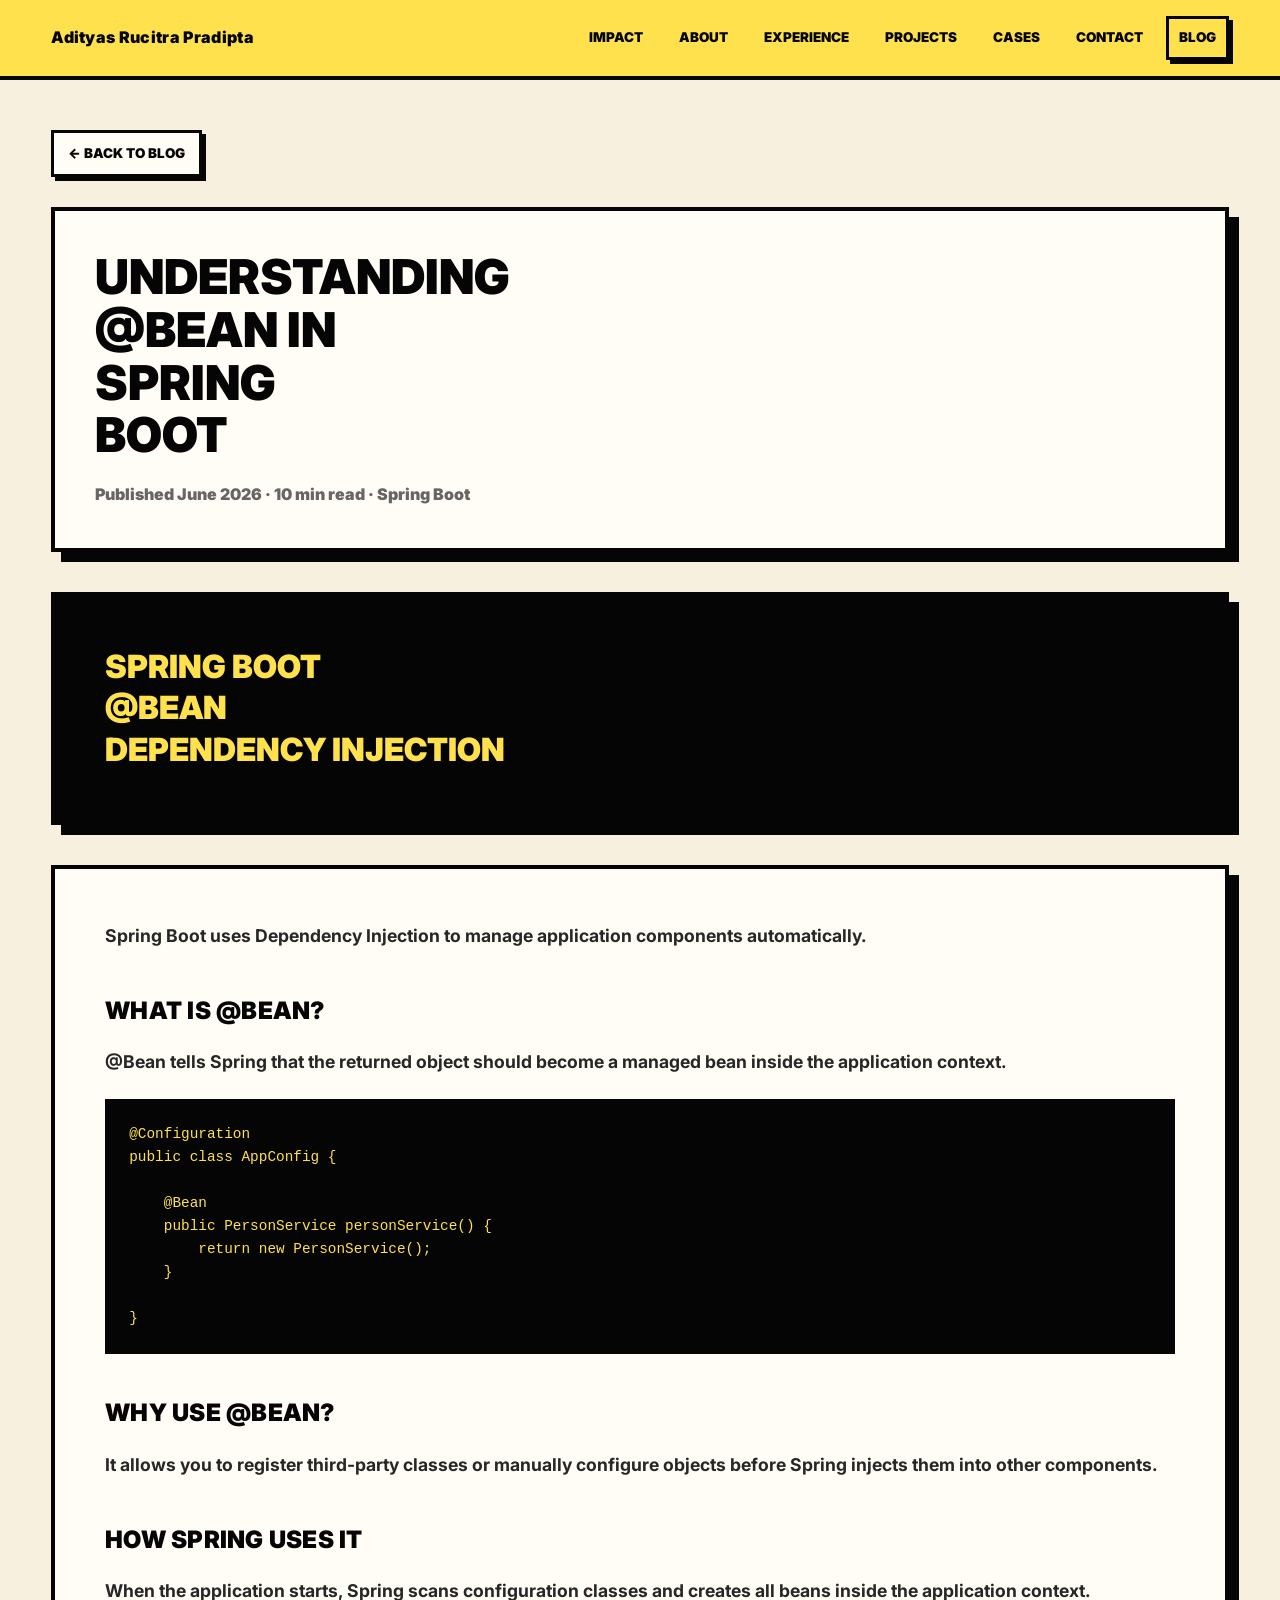
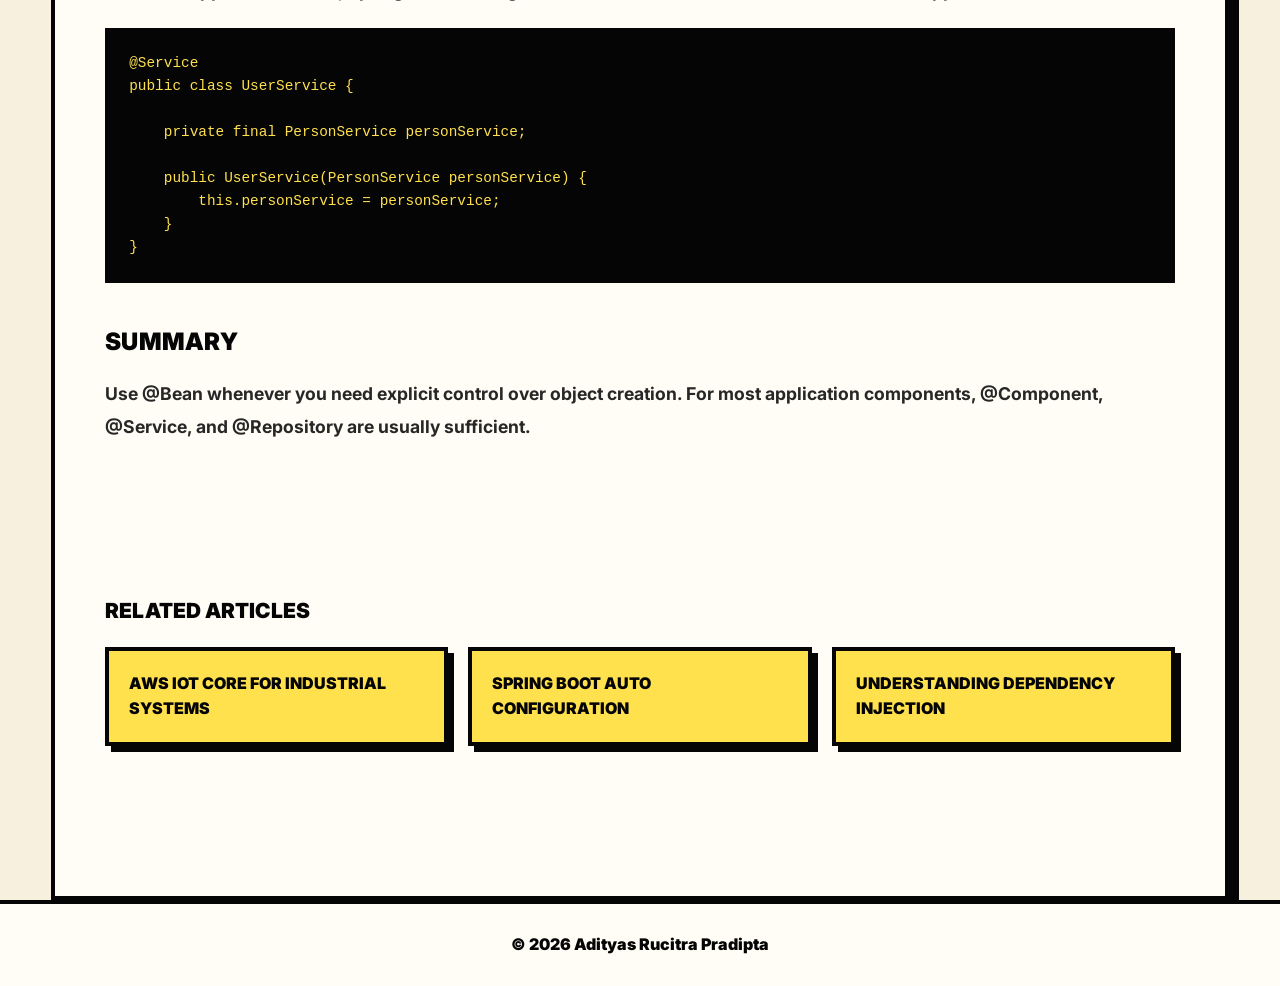
<file: blog-detail.html>
<!doctype html>
<html lang="en">
  <head>
    <meta charset="UTF-8" />
    <meta name="viewport" content="width=device-width, initial-scale=1.0" />
    <title>Understanding @Bean | Aditya S Rucitra</title>
    <meta name="description" content="Learn how Spring creates and manages objects using Dependency Injection.">
    <link rel="preconnect" href="https://fonts.googleapis.com">
    <link rel="preconnect" href="https://fonts.gstatic.com" crossorigin>
    <link href="https://fonts.googleapis.com/css2?family=Inter:wght@500;700;800;900&display=swap" rel="stylesheet">
    <link rel="stylesheet" href="assets/css/styles.css">
  </head>
  <body>
    <nav class="nav" aria-label="Primary navigation">
      <div class="container">
        <a class="brand" href="index.html">Adityas Rucitra Pradipta</a>
        <div class="nav-actions">        
          <div class="nav-links">
            <a href="index.html#impact">Impact</a>
            <a href="index.html#about">About</a>
            <a href="index.html#experience">Experience</a>
            <a href="index.html#projects">Projects</a>
            <a href="index.html#cases">Cases</a>
            <a href="index.html#contact">Contact</a>
            <a href="blog-list.html" class="active">Blog</a>
          </div>
        </div>
      </div>
    </nav>

    <main>
      <div class="container" style="padding-top: 20px;">
        <a href="blog-list.html" class="back"> ← BACK TO BLOG </a>

        <header class="article-header neo">
          <h1>Understanding @Bean in Spring Boot</h1>
          <div class="meta" style="font-weight: 900; color: #666;">Published June 2026 · 10 min read · Spring Boot</div>
        </header>

        <div class="cover neo">
          SPRING BOOT<br />
          @Bean<br />
          Dependency Injection
        </div>

        <article class="content neo">
        <p>
          Spring Boot uses Dependency Injection to manage application components
          automatically.
        </p>

        <h2>What is @Bean?</h2>

        <p>
          @Bean tells Spring that the returned object should become a managed
          bean inside the application context.
        </p>

        <pre>
@Configuration
public class AppConfig {

    @Bean
    public PersonService personService() {
        return new PersonService();
    }

}
</pre
        >

        <h2>Why Use @Bean?</h2>

        <p>
          It allows you to register third-party classes or manually configure
          objects before Spring injects them into other components.
        </p>

        <h2>How Spring Uses It</h2>

        <p>
          When the application starts, Spring scans configuration classes and
          creates all beans inside the application context.
        </p>

        <pre>
@Service
public class UserService {

    private final PersonService personService;

    public UserService(PersonService personService) {
        this.personService = personService;
    }
}
</pre
        >

        <h2>Summary</h2>

        <p>
          Use @Bean whenever you need explicit control over object creation. For
          most application components, @Component, @Service, and @Repository are
          usually sufficient.
        </p>

          <section class="related">
            <h3>Related Articles</h3>

            <div class="related-grid">
              <div class="related-card">AWS IoT Core for Industrial Systems</div>
              <div class="related-card">Spring Boot Auto Configuration</div>
              <div class="related-card">Understanding Dependency Injection</div>
            </div>
          </section>
        </article>
      </div>
    </main>

    <footer>&copy; 2026 Adityas Rucitra Pradipta</footer>
  </body>

</html>
</file>
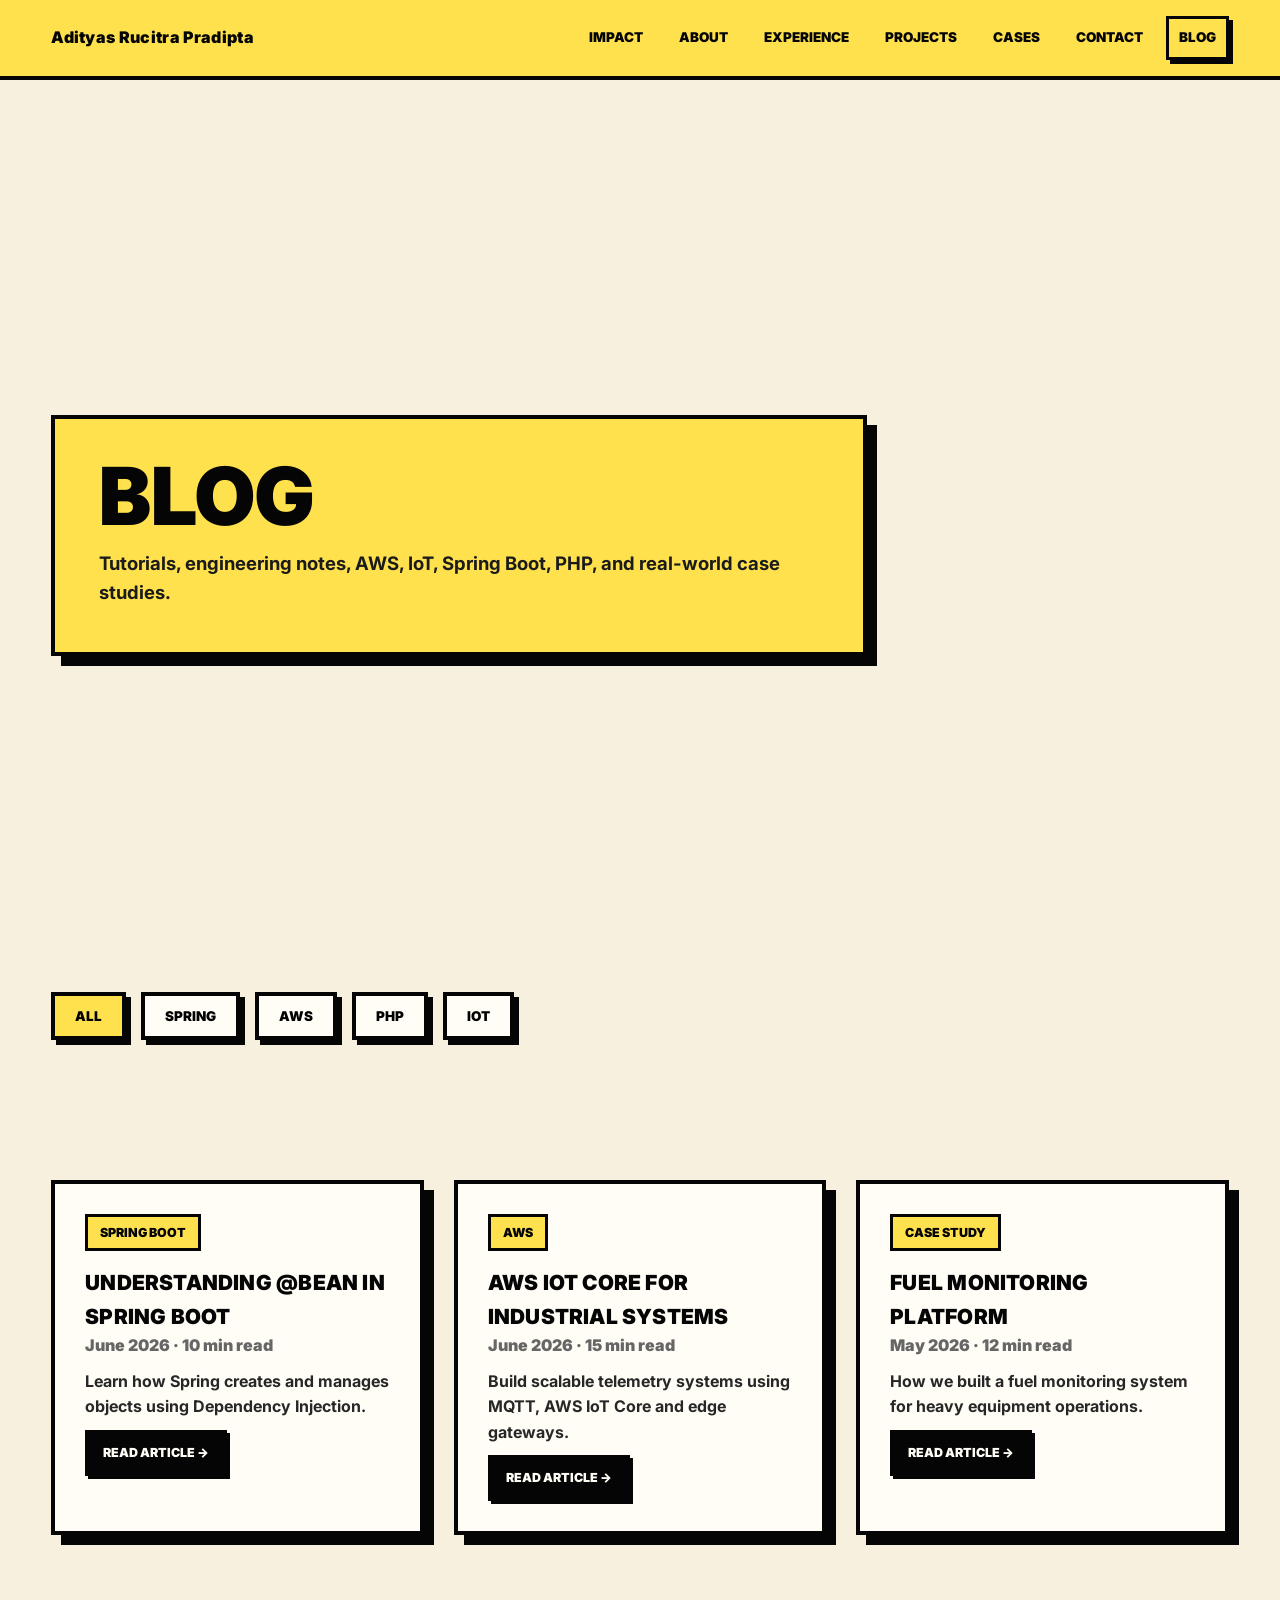
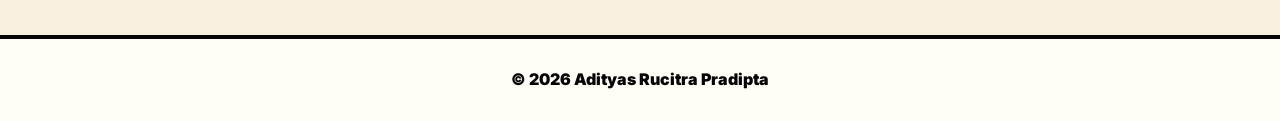
<file: blog-list.html>
<!doctype html>
<html lang="en">
  <head>
    <meta charset="UTF-8" />
    <meta name="viewport" content="width=device-width, initial-scale=1.0" />
    <title>Blog | Aditya S Rucitra</title>
    <meta name="description" content="Tutorials, engineering notes, AWS, IoT, Spring Boot, PHP, and real-world case studies.">
    <link rel="preconnect" href="https://fonts.googleapis.com">
    <link rel="preconnect" href="https://fonts.gstatic.com" crossorigin>
    <link href="https://fonts.googleapis.com/css2?family=Inter:wght@500;700;800;900&display=swap" rel="stylesheet">
    <link rel="stylesheet" href="assets/css/styles.css">
  </head>
  <body>
    <nav class="nav" aria-label="Primary navigation">
      <div class="container">
        <a class="brand" href="index.html">Adityas Rucitra Pradipta</a>
        <div class="nav-actions">        
          <div class="nav-links">
            <a href="index.html#impact">Impact</a>
            <a href="index.html#about">About</a>
            <a href="index.html#experience">Experience</a>
            <a href="index.html#projects">Projects</a>
            <a href="index.html#cases">Cases</a>
            <a href="index.html#contact">Contact</a>
            <a href="blog-list.html" class="active">Blog</a>
          </div>
        </div>
      </div>
    </nav>

    <main>
      <div class="container" style="padding-top: 40px;">

        <section class="hero" style="padding: 0;">
          <div class="hero-main neo" style="min-height: auto;">
            <div>
              <h1 style="max-width: 100%; font-size: clamp(2.5rem, 8vw, 5rem);">BLOG</h1>
              <p class="lead" style="margin-top: 20px;">
                Tutorials, engineering notes, AWS, IoT, Spring Boot, PHP, and
                real-world case studies.
              </p>
            </div>
          </div>
        </section>

        <div class="filter" style="margin-top: 40px;">
          <button class="active">ALL</button>
          <button>SPRING</button>
          <button>AWS</button>
          <button>PHP</button>
          <button>IOT</button>
        </div>

        <section class="blog-grid">
          <article class="card neo">
            <span class="category">SPRING BOOT</span>
            <h2 style="font-size: 1.3rem; font-weight: 900; text-transform: uppercase;">Understanding @Bean in Spring Boot</h2>
            <div class="meta" style="font-weight: 900; color: #666;">June 2026 · 10 min read</div>
            <p style="font-weight: 700; color: #272727; margin-top: 10px;">
              Learn how Spring creates and manages objects using Dependency
              Injection.
            </p>
            <a href="blog-detail.html" class="read-more"> READ ARTICLE → </a>
          </article>

          <article class="card neo">
            <span class="category">AWS</span>
            <h2 style="font-size: 1.3rem; font-weight: 900; text-transform: uppercase;">AWS IoT Core for Industrial Systems</h2>
            <div class="meta" style="font-weight: 900; color: #666;">June 2026 · 15 min read</div>
            <p style="font-weight: 700; color: #272727; margin-top: 10px;">
              Build scalable telemetry systems using MQTT, AWS IoT Core and edge
              gateways.
            </p>
            <a href="blog-detail.html" class="read-more"> READ ARTICLE → </a>
          </article>

          <article class="card neo">
            <span class="category">CASE STUDY</span>
            <h2 style="font-size: 1.3rem; font-weight: 900; text-transform: uppercase;">Fuel Monitoring Platform</h2>
            <div class="meta" style="font-weight: 900; color: #666;">May 2026 · 12 min read</div>
            <p style="font-weight: 700; color: #272727; margin-top: 10px;">
              How we built a fuel monitoring system for heavy equipment
              operations.
            </p>
            <a href="blog-detail.html" class="read-more"> READ ARTICLE → </a>
          </article>
        </section>
      </div>
    </main>

    <footer>&copy; 2026 Adityas Rucitra Pradipta</footer>
  </body>

</html>
</file>
<file: assets/css/styles.css>
:root {
  --ink: #050505;
  --paper: #f7f0df;
  --white: #fffdf6;
  --yellow: #ffe14d;
  --green: #62e889;
  --red: #ff6b6b;
  --blue: #73c7ff;
  --purple: #b8a1ff;
  --muted: #3f3f3f;
  --shadow: 10px 10px 0 var(--ink);
}
* {
  margin: 0;
  padding: 0;
  box-sizing: border-box;
}
html {
  scroll-behavior: smooth;
  -webkit-tap-highlight-color: transparent;
}
body {
  font-family: Inter, Arial, sans-serif;
  background: var(--paper);
  color: var(--ink);
  line-height: 1.6;
  overflow-x: hidden;
  -webkit-text-size-adjust: 100%;
}
a {
  color: inherit;
}
.container {
  width: min(1180px, 92%);
  margin: auto;
}
.neo {
  border: 4px solid var(--ink);
  box-shadow: var(--shadow);
}
h2 {
  letter-spacing: 0.01em;
}
h3 {
  letter-spacing: 0.005em;
}
/* p {
  max-width: 72ch;
} */
.nav {
  position: sticky;
  top: 0;
  z-index: 20;
  background: var(--yellow);
  border-bottom: 4px solid var(--ink);
}
@supports (padding: max(0px)) {
  .nav {
    padding-left: max(env(safe-area-inset-left), 0px);
    padding-right: max(env(safe-area-inset-right), 0px);
  }
}
.nav .container {
  display: flex;
  align-items: center;
  justify-content: space-between;
  gap: 24px;
  padding: 16px 0;
}
.brand {
  font-weight: 900;
  text-decoration: none;
  letter-spacing: 0.02em;
}
.nav-actions {
  display: flex;
  align-items: center;
  gap: 14px;
  flex-wrap: wrap;
}
.nav-links {
  display: flex;
  gap: 10px;
  flex-wrap: wrap;
}
.nav-links a {
  padding: 8px 10px;
  text-decoration: none;
  font-size: 0.84rem;
  font-weight: 900;
  text-transform: uppercase;
  border: 3px solid transparent;
  touch-action: manipulation;
  transition:
    background 0.2s ease,
    border-color 0.2s ease;
}
.nav-links a:hover,
.nav-links a:focus-visible {
  background: var(--white);
  border-color: var(--ink);
  outline: none;
}
.nav-links a.active {
  background: var(--yellow);
  border-color: var(--ink);
  box-shadow: 4px 4px 0 var(--ink);
}
.locale-select {
  height: 42px;
  background: var(--white);
  border: 4px solid var(--ink);
  font:
    900 0.84rem Inter,
    Arial,
    sans-serif;
  text-transform: uppercase;
  padding: 0 10px;
  box-shadow: 5px 5px 0 var(--ink);
  cursor: pointer;
  max-width: 100%;
  -webkit-appearance: none;
  -moz-appearance: none;
  appearance: none;
  touch-action: manipulation;
}
.locale-select:focus-visible {
  outline: 3px solid var(--red);
  outline-offset: 3px;
}
main {
  display: block;
}
section {
  padding: 100px 0;
  scroll-margin-top: 90px;
}
section > .container > .title-row {
  margin-bottom: 48px;
}
section > .container > div:not(.title-row) {
  margin-top: 32px;
}
.hero {
  min-height: calc(100vh - 68px);
  display: flex;
  align-items: center;
}
.hero-grid {
  display: grid;
  grid-template-columns: 1.2fr 0.8fr;
  gap: 28px;
  align-items: stretch;
}
.hero-main {
  background: var(--yellow);
  padding: 44px;
  display: flex;
  flex-direction: column;
  justify-content: space-between;
  min-height: 560px;
}
.eyebrow {
  display: inline-block;
  width: max-content;
  max-width: 100%;
  background: var(--ink);
  color: var(--white);
  padding: 8px 12px;
  font-size: 0.78rem;
  font-weight: 900;
  text-transform: uppercase;
  margin-bottom: 26px;
}
h1 {
  font-size: clamp(3.2rem, 8vw, 7.8rem);
  line-height: 0.82;
  letter-spacing: 0;
  font-weight: 900;
  text-transform: uppercase;
  max-width: 9ch;
}
.lead {
  max-width: 720px;
  margin-top: 26px;
  font-size: 1.16rem;
  font-weight: 700;
  color: #1b1b1b;
}
.hero-tags {
  display: flex;
  flex-wrap: wrap;
  gap: 8px;
  margin-top: 22px;
}
.hero-tag {
  background: var(--white);
  border: 3px solid var(--ink);
  padding: 8px 11px;
  font-weight: 900;
  text-transform: uppercase;
  font-size: 0.76rem;
  display: inline-block;
}
.actions {
  display: flex;
  flex-wrap: wrap;
  gap: 12px;
  margin-top: 32px;
}
.button {
  display: inline-flex;
  align-items: center;
  justify-content: center;
  min-height: 48px;
  padding: 0 16px;
  background: var(--white);
  border: 4px solid var(--ink);
  box-shadow: 5px 5px 0 var(--ink);
  text-decoration: none;
  font-weight: 900;
  text-transform: uppercase;
  text-align: center;
  transition:
    transform 0.16s ease,
    box-shadow 0.16s ease;
  touch-action: manipulation;
}
.button:hover,
.button:focus-visible {
  transform: translate(3px, 3px);
  box-shadow: 2px 2px 0 var(--ink);
  outline: none;
}
.button.dark {
  background: var(--ink);
  color: var(--white);
  box-shadow: 5px 5px 0 #666;
}
.hero-side {
  display: grid;
  gap: 22px;
}
.stat {
  padding: 26px;
  background: var(--white);
}
.stat:nth-child(2) {
  background: var(--green);
}
.stat:nth-child(3) {
  background: var(--blue);
}
.stat strong {
  display: block;
  font-size: 3.1rem;
  line-height: 1;
  font-weight: 900;
}
.stat span {
  display: block;
  margin-top: 10px;
  font-weight: 900;
  text-transform: uppercase;
}
.title-row {
  display: grid;
  grid-template-columns: 1fr 1fr;
  gap: 28px;
  align-items: end;
  margin-bottom: 26px;
}
.label {
  font-size: 0.82rem;
  font-weight: 900;
  text-transform: uppercase;
  background: var(--ink);
  color: var(--white);
  display: inline-block;
  padding: 7px 10px;
  margin-bottom: 14px;
}
.title {
  font-size: clamp(2.2rem, 5vw, 4.6rem);
  line-height: 0.9;
  font-weight: 900;
  text-transform: uppercase;
}
.section-copy {
  font-weight: 700;
  color: var(--muted);
  font-size: 1.04rem;
}
.card {
  background: var(--white);
  padding: 30px;
}
.card p {
  font-weight: 700;
  color: #252525;
}
.about-grid {
  display: grid;
  grid-template-columns: 1fr 1fr;
  gap: 24px;
}
.timeline {
  display: grid;
  gap: 18px;
}
.timeline-item {
  display: grid;
  grid-template-columns: auto 1fr;
  gap: 18px;
  align-items: start;
  background: var(--white);
  padding: 22px;
  position: relative;
}
.timeline-item:nth-child(2n) {
  background: var(--yellow);
}
.timeline-marker {
  width: 18px;
  height: 18px;
  margin-top: 6px;
  background: var(--ink);
  border: 4px solid var(--white);
  box-shadow: 0 0 0 4px var(--ink);
}
.timeline-item:nth-child(2n) .timeline-marker {
  border-color: var(--yellow);
}
.timeline-item h3 {
  font-size: 1.2rem;
  line-height: 1.1;
  text-transform: uppercase;
  margin-bottom: 8px;
}
.timeline-meta {
  display: inline-block;
  margin-bottom: 12px;
  padding: 5px 8px;
  background: var(--ink);
  color: var(--white);
  border: 3px solid var(--ink);
  font-size: 0.72rem;
  font-weight: 900;
  text-transform: uppercase;
}
.timeline-item p {
  font-weight: 700;
  color: #272727;
}
.tags {
  display: flex;
  flex-wrap: wrap;
  gap: 10px;
  margin-top: 24px;
}
.tag {
  background: var(--yellow);
  border: 3px solid var(--ink);
  padding: 8px 11px;
  font-weight: 900;
  text-transform: uppercase;
  font-size: 0.82rem;
}
.grid {
  display: grid;
  grid-template-columns: repeat(3, 1fr);
  gap: 24px;
  margin-top: 32px;
}
.project {
  background: var(--ink);
  color: var(--white);
  padding: 28px;
  transition:
    transform 0.16s ease,
    box-shadow 0.16s ease;
  display: flex;
  flex-direction: column;
}
.project:hover {
  transform: translate(-4px, -4px);
  box-shadow: 14px 14px 0 var(--ink);
}
.project-media {
  margin-bottom: 18px;
  overflow: hidden;
  border: 4px solid var(--white);
  background: #111;
}
.project-media a {
  display: block;
  position: relative;
  cursor: pointer;
}
.project-media a::after {
  content: "🔍 View Full Size";
  position: absolute;
  inset: 0;
  display: flex;
  align-items: center;
  justify-content: center;
  background: rgba(0, 0, 0, 0.7);
  color: var(--white);
  font-size: 0.85rem;
  font-weight: 900;
  text-transform: uppercase;
  opacity: 0;
  transition: opacity 0.2s ease;
}
.project-media a:hover::after {
  opacity: 1;
}
.project-media img {
  display: block;
  width: 100%;
  height: 220px;
  object-fit: cover;
}
.project h3,
.case h3 {
  font-size: 1.32rem;
  line-height: 1.1;
  text-transform: uppercase;
  margin-bottom: 16px;
}
.project p {
  color: #e7e7e7;
  font-weight: 700;
}
.project:nth-child(2) {
  background: #20311f;
}
.project:nth-child(3) {
  background: #17283b;
}
.case {
  background: var(--white);
  padding: 28px;
  margin-bottom: 12px;
}
.case h4 {
  display: inline-block;
  margin-top: 20px;
  margin-bottom: 8px;
  padding: 5px 8px;
  background: var(--yellow);
  border: 3px solid var(--ink);
  font-size: 0.72rem;
  font-weight: 900;
  text-transform: uppercase;
}
.scenario {
  background: #f0f0f0;
  padding: 16px;
  margin: 16px 0;
  border-radius: 4px;
  font-size: 0.95rem;
  font-weight: 700;
}
.mitigation {
  margin-top: 14px;
  padding-left: 20px;
}
.mitigation strong {
  color: var(--blue);
}
.case p {
  font-weight: 700;
  color: #272727;
}
.case-section {
  margin-top: 24px;
}
.case-section h4 {
  display: block;
  margin-bottom: 12px;
  padding: 8px 12px;
  background: var(--ink);
  color: var(--white);
  border: 3px solid var(--ink);
  font-size: 0.78rem;
  font-weight: 900;
  text-transform: uppercase;
}
.case-section p {
  margin-bottom: 12px;
  line-height: 1.6;
}
.case-section ul {
  margin-left: 20px;
  margin-top: 8px;
}
.case-section li {
  margin-bottom: 8px;
  font-weight: 700;
  color: #272727;
}
.case-card {
  cursor: pointer;
  transition:
    transform 0.2s ease,
    box-shadow 0.2s ease;
  min-height: 200px;
  display: flex;
  flex-direction: column;
}
.case-card:hover {
  transform: translate(-4px, -4px);
  box-shadow: 12px 12px 0 var(--ink);
}
.case-card .case-brief {
  flex: 1;
  font-size: 0.95rem;
  line-height: 1.6;
  margin: 16px 0;
  color: #333;
}
.case-card .read-more {
  display: inline-block;
  margin-top: auto;
  padding: 12px 20px;
  background: var(--ink);
  color: var(--white);
  border: 3px solid var(--ink);
  font-size: 0.78rem;
  font-weight: 900;
  text-transform: uppercase;
  text-decoration: none;
  transition: transform 0.16s ease;
}
.case-card .read-more:hover {
  transform: scale(1.05);
}
.modal-overlay {
  display: none;
  position: fixed;
  top: 0;
  left: 0;
  right: 0;
  bottom: 0;
  background: rgba(5, 5, 5, 0.85);
  z-index: 1000;
  padding: 20px;
  overflow-y: auto;
}
.modal-overlay.active {
  display: flex;
  align-items: center;
  justify-content: center;
}
.modal-content {
  background: var(--paper);
  border: 6px solid var(--ink);
  box-shadow: 16px 16px 0 rgba(0, 0, 0, 0.6);
  max-width: 800px;
  width: 100%;
  margin: auto;
  position: relative;
  max-height: 90vh;
  overflow-y: auto;
}
.modal-header {
  background: var(--ink);
  color: var(--white);
  padding: 24px 60px 24px 28px;
  border-bottom: 4px solid var(--ink);
  position: sticky;
  top: 0;
  z-index: 1;
}
.modal-header h2 {
  font-size: 1.8rem;
  font-weight: 900;
  text-transform: uppercase;
  margin: 0;
}
.modal-body {
  padding: 32px 28px;
}
.modal-close {
  position: absolute;
  top: 20px;
  right: 20px;
  width: 40px;
  height: 40px;
  background: var(--white);
  border: 4px solid var(--white);
  font-size: 1.5rem;
  font-weight: 900;
  cursor: pointer;
  display: flex;
  align-items: center;
  justify-content: center;
  transition: transform 0.16s ease;
  color: var(--ink);
}
.modal-close:hover {
  transform: scale(1.1);
  background: var(--yellow);
}
@media (max-width: 700px) {
  .modal-content {
    border-width: 4px;
    box-shadow: 8px 8px 0 rgba(0, 0, 0, 0.6);
    max-height: 95vh;
  }
  .modal-header {
    padding: 18px 50px 18px 20px;
  }
  .modal-header h2 {
    font-size: 1.4rem;
  }
  .modal-body {
    padding: 24px 20px;
  }
  .modal-close {
    width: 36px;
    height: 36px;
    top: 14px;
    right: 14px;
    font-size: 1.2rem;
  }
}
.flow {
  display: grid;
  grid-template-columns: repeat(6, 1fr);
  gap: 14px;
}
.node {
  min-height: 150px;
  background: var(--white);
  padding: 18px;
  position: relative;
}
.node:nth-child(odd) {
  background: var(--yellow);
}
.node:nth-child(2) {
  background: var(--green);
}
.node:nth-child(4) {
  background: var(--blue);
}
.node:nth-child(6) {
  background: var(--purple);
}
.node span {
  display: block;
  font-size: 2rem;
  line-height: 1;
  font-weight: 900;
  margin-bottom: 16px;
}
.node strong {
  display: block;
  text-transform: uppercase;
  line-height: 1.05;
}
.node p {
  margin-top: 10px;
  font-weight: 700;
  color: #272727;
  font-size: 0.92rem;
}
.diagram {
  background: var(--white);
  padding: 32px;
  margin-bottom: 20px;
  border: 4px solid var(--ink);
  box-shadow: 8px 8px 0 var(--ink);
}
.diagram h4 {
  font-size: 1.15rem;
  font-weight: 900;
  text-transform: uppercase;
  margin-bottom: 18px;
  color: var(--ink);
}
.diagram pre {
  background: #f5f5f5;
  border: 3px solid var(--ink);
  padding: 20px;
  overflow-x: auto;
  font-family: monospace;
  font-size: 0.82rem;
  line-height: 1.7;
  font-weight: 600;
  white-space: pre;
  -webkit-overflow-scrolling: touch;
}
.diagram p {
  margin-top: 14px;
  font-weight: 700;
  color: #333;
}
.proof-links {
  display: grid;
  grid-template-columns: repeat(2, 1fr);
  gap: 18px;
  margin-top: 28px;
}
.proof-card {
  background: var(--white);
  border: 4px solid var(--ink);
  padding: 24px;
  box-shadow: 6px 6px 0 var(--ink);
  transition:
    transform 0.16s ease,
    box-shadow 0.16s ease;
}
.proof-card:hover {
  transform: translate(-2px, -2px);
  box-shadow: 8px 8px 0 var(--ink);
}
.proof-card h4 {
  font-size: 1.05rem;
  font-weight: 900;
  text-transform: uppercase;
  margin-bottom: 10px;
}
.proof-card p {
  font-weight: 700;
  color: #444;
  margin-bottom: 14px;
  font-size: 0.92rem;
}
.proof-card a {
  display: inline-block;
  margin-top: 8px;
  padding: 8px 14px;
  background: var(--yellow);
  border: 3px solid var(--ink);
  font-weight: 900;
  text-transform: uppercase;
  font-size: 0.78rem;
  text-decoration: none;
  box-shadow: 3px 3px 0 var(--ink);
  transition: transform 0.12s ease;
}
.proof-card a:hover {
  transform: translate(2px, 2px);
  box-shadow: 1px 1px 0 var(--ink);
}
.contact {
  background: var(--red);
  padding: 34px;
  display: grid;
  grid-template-columns: 1fr auto;
  gap: 24px;
  align-items: center;
}
.contact p {
  font-weight: 800;
  margin-top: 12px;
}
.impact-metrics {
  display: grid;
  grid-template-columns: repeat(5, 1fr);
  gap: 18px;
  margin-top: 26px;
}
@media (max-width: 1180px) {
  .impact-metrics {
    grid-template-columns: repeat(3, 1fr);
  }
}
@media (max-width: 700px) {
  .impact-metrics {
    grid-template-columns: repeat(2, 1fr);
  }
}
@media (max-width: 430px) {
  .impact-metrics {
    grid-template-columns: 1fr;
  }
}
.metric-card {
  background: var(--white);
  padding: 26px;
  text-align: center;
  border: 4px solid var(--ink);
  box-shadow: 8px 8px 0 var(--ink);
}
.metric-card:nth-child(2) {
  background: var(--yellow);
}
.metric-card:nth-child(3) {
  background: var(--green);
}
.metric-card:nth-child(4) {
  background: var(--blue);
}
.metric-card:nth-child(5) {
  background: var(--purple);
}
.metric-value {
  display: block;
  font-size: 2.4rem;
  line-height: 1;
  font-weight: 900;
  margin-bottom: 10px;
}
.metric-label {
  display: block;
  font-size: 0.78rem;
  font-weight: 900;
  text-transform: uppercase;
  color: #333;
}
.socials {
  display: flex;
  flex-wrap: wrap;
  gap: 12px;
}
.social {
  background: var(--white);
  border: 4px solid var(--ink);
  box-shadow: 5px 5px 0 var(--ink);
  padding: 10px 14px;
  text-decoration: none;
  font-weight: 900;
  text-transform: uppercase;
  text-align: center;
  transition:
    transform 0.16s ease,
    box-shadow 0.16s ease;
  touch-action: manipulation;
}
.social:hover,
.social:focus-visible {
  transform: translate(3px, 3px);
  box-shadow: 2px 2px 0 var(--ink);
  outline: none;
}
footer {
  padding: 28px 0;
  text-align: center;
  font-weight: 900;
  border-top: 4px solid var(--ink);
  background: var(--white);
}
@media (max-width: 1180px) {
  .flow {
    grid-template-columns: repeat(3, 1fr);
  }
  .grid {
    grid-template-columns: repeat(2, 1fr);
  }
  .hero-grid {
    grid-template-columns: 1fr 0.72fr;
  }
}
@media (max-width: 940px) {
  :root {
    --shadow: 8px 8px 0 var(--ink);
  }
  .nav .container {
    align-items: flex-start;
    flex-direction: column;
  }
  .nav-actions {
    align-items: flex-start;
    flex-direction: column;
    width: 100%;
  }
  .nav-links {
    width: 100%;
  }
  .nav-links a {
    min-height: 42px;
    display: inline-flex;
    align-items: center;
  }
  .hero {
    min-height: auto;
    padding: 50px 0 0;
  }
  .hero-grid,
  .title-row,
  .about-grid,
  .contact {
    grid-template-columns: 1fr;
  }
  .hero-main {
    min-height: auto;
    padding: 30px;
  }
  .grid,
  .flow {
    grid-template-columns: 1fr;
  }
  .contact {
    align-items: start;
  }
  section {
    padding: 70px 0;
  }
  section > .container > .title-row {
    margin-bottom: 36px;
  }
  .stat strong {
    font-size: 2.5rem;
  }
  .proof-links {
    grid-template-columns: 1fr;
  }
  .diagram {
    padding: 18px;
  }
  .diagram pre {
    font-size: 0.58rem;
    padding: 10px;
    line-height: 1.4;
    max-width: 100%;
    word-break: break-all;
  }
}
@media (max-width: 700px) {
  .container {
    width: min(100% - 28px, 1180px);
  }
  .nav .container {
    gap: 12px;
    padding: 12px 0;
  }
  .brand {
    font-size: 0.94rem;
  }
  .nav-links {
    display: grid;
    grid-template-columns: repeat(3, minmax(0, 1fr));
    gap: 6px;
  }
  .nav-links a {
    justify-content: center;
    background: var(--white);
    border-color: var(--ink);
    font-size: 0.68rem;
    padding: 8px 4px;
    min-height: 44px;
    display: flex;
    align-items: center;
  }
  .nav-links a.active {
    background: var(--yellow);
    box-shadow: 3px 3px 0 var(--ink);
  }
  .locale-select {
    width: 100%;
    height: 46px;
  }
  .hero {
    padding-top: 28px;
  }
  .hero-main {
    padding: 22px;
  }
  h1 {
    font-size: clamp(2.55rem, 17vw, 4.4rem);
    max-width: 8ch;
  }
  .title {
    font-size: clamp(2rem, 13vw, 3.35rem);
  }
  .lead,
  .section-copy {
    font-size: 1rem;
  }
  .eyebrow {
    font-size: 0.68rem;
    line-height: 1.35;
    white-space: normal;
  }
  .card,
  .project,
  .case,
  .contact {
    padding: 22px;
  }
  .node {
    min-height: auto;
  }
  .socials,
  .actions {
    width: 100%;
  }
  .button,
  .social {
    width: 100%;
    min-height: 52px;
  }
  .diagram {
    padding: 20px;
  }
  .diagram h4 {
    font-size: 0.95rem;
  }
  .diagram pre {
    font-size: 0.62rem;
    padding: 12px;
    line-height: 1.5;
  }
  .diagram p {
    font-size: 0.88rem;
  }
}
@media (max-width: 430px) {
  :root {
    --shadow: 6px 6px 0 var(--ink);
  }
  .container {
    width: min(100% - 22px, 1180px);
  }
  .nav-links {
    grid-template-columns: repeat(2, minmax(0, 1fr));
    gap: 6px;
  }
  .nav-links a {
    font-size: 0.64rem;
    padding: 6px 4px;
  }
  .hero-main {
    padding: 18px;
  }
  .stat {
    padding: 20px;
  }
  .label {
    font-size: 0.74rem;
  }
  .tag {
    font-size: 0.76rem;
    padding: 7px 9px;
  }
  .hero-tag {
    font-size: 0.68rem;
    padding: 6px 9px;
  }
  .card,
  .project,
  .case,
  .contact {
    padding: 18px;
  }
  .timeline-item {
    padding: 16px;
  }
  .metric-card {
    padding: 20px;
  }
  .metric-value {
    font-size: 2rem;
  }
  .proof-card {
    padding: 20px;
  }
  .proof-card h4 {
    font-size: 0.92rem;
  }
  .proof-card p {
    font-size: 0.86rem;
  }
  .proof-card a {
    font-size: 0.72rem;
    padding: 8px 12px;
  }
}

/* Blog Styles */
.back {
  display: inline-block;
  margin: 30px 0;
  font-weight: 900;
  text-decoration: none;
  color: var(--ink);
  text-transform: uppercase;
  font-size: 0.84rem;
  padding: 10px 14px;
  border: 3px solid var(--ink);
  background: var(--white);
  box-shadow: 4px 4px 0 var(--ink);
  transition:
    transform 0.16s ease,
    box-shadow 0.16s ease;
}
.back:hover {
  transform: translate(2px, 2px);
  box-shadow: 2px 2px 0 var(--ink);
}
.filter {
  display: flex;
  gap: 15px;
  flex-wrap: wrap;
  margin-bottom: 40px;
}
.filter button {
  border: 4px solid var(--ink);
  background: var(--white);
  padding: 12px 20px;
  font-weight: 900;
  text-transform: uppercase;
  cursor: pointer;
  font-size: 0.84rem;
  box-shadow: 5px 5px 0 var(--ink);
  transition:
    transform 0.16s ease,
    box-shadow 0.16s ease;
  font-family: Inter, Arial, sans-serif;
}
.filter button:hover,
.filter button:focus-visible {
  transform: translate(3px, 3px);
  box-shadow: 2px 2px 0 var(--ink);
  outline: none;
}
.filter button.active {
  background: var(--yellow);
}
.blog-grid {
  display: grid;
  grid-template-columns: repeat(auto-fit, minmax(350px, 1fr));
  gap: 30px;
}
.category {
  display: inline-block;
  background: var(--yellow);
  border: 3px solid var(--ink);
  padding: 6px 12px;
  font-weight: 900;
  margin-bottom: 15px;
  text-transform: uppercase;
  font-size: 0.78rem;
}
.read-more {
  display: inline-block;
  margin-top: 10px;
  border: 3px solid var(--ink);
  background: var(--ink);
  color: var(--white);
  padding: 10px 15px;
  text-decoration: none;
  font-weight: 900;
  text-transform: uppercase;
  font-size: 0.78rem;
  transition:
    transform 0.16s ease,
    box-shadow 0.16s ease;
  box-shadow: 3px 3px 0 var(--ink);
}
.read-more:hover {
  transform: scale(1.05);
}
.article-header {
  background: var(--white);
  padding: 40px;
  margin-bottom: 40px;
}
.article-header h1 {
  font-size: clamp(2rem, 5vw, 3rem);
  margin-bottom: 20px;
  font-weight: 900;
  text-transform: uppercase;
  line-height: 1.1;
}
.cover {
  background: var(--ink);
  color: var(--yellow);
  border: 4px solid var(--ink);
  padding: 50px;
  font-size: 2rem;
  font-weight: 900;
  text-transform: uppercase;
  margin-bottom: 40px;
  line-height: 1.3;
}
.content {
  background: var(--white);
  padding: 50px;
}
.content h2 {
  margin-top: 40px;
  margin-bottom: 15px;
  font-weight: 900;
  text-transform: uppercase;
  font-size: 1.5rem;
}
.content p {
  line-height: 1.9;
  margin-bottom: 20px;
  font-size: 1.1rem;
  font-weight: 700;
  color: #272727;
}
.content pre {
  background: var(--ink);
  color: var(--yellow);
  padding: 20px;
  overflow: auto;
  border: 4px solid var(--ink);
  margin: 20px 0;
  font-family: monospace;
  font-size: 0.9rem;
  line-height: 1.6;
}
.related {
  margin-top: 50px;
}
.related h3 {
  margin-bottom: 20px;
  font-weight: 900;
  text-transform: uppercase;
  font-size: 1.3rem;
}
.related-grid {
  display: grid;
  grid-template-columns: repeat(auto-fit, minmax(250px, 1fr));
  gap: 20px;
}
.related-card {
  background: var(--yellow);
  border: 4px solid var(--ink);
  box-shadow: 6px 6px 0 var(--ink);
  padding: 20px;
  font-weight: 900;
  text-transform: uppercase;
  transition:
    transform 0.16s ease,
    box-shadow 0.16s ease;
}
.related-card:hover {
  transform: translate(-2px, -2px);
  box-shadow: 8px 8px 0 var(--ink);
}
@media (max-width: 940px) {
  .blog-grid {
    grid-template-columns: 1fr;
  }
  .cover {
    font-size: 1.4rem;
  }
  .content {
    padding: 30px;
  }
}
@media (max-width: 700px) {
  .article-header {
    padding: 25px;
  }
  .article-header h1 {
    font-size: 1.8rem;
  }
  .cover {
    padding: 30px;
    font-size: 1.2rem;
  }
  .content {
    padding: 25px;
  }
  .content h2 {
    font-size: 1.2rem;
  }
  .content p {
    font-size: 1rem;
  }
  .related-grid {
    grid-template-columns: 1fr;
  }
}
</file>
